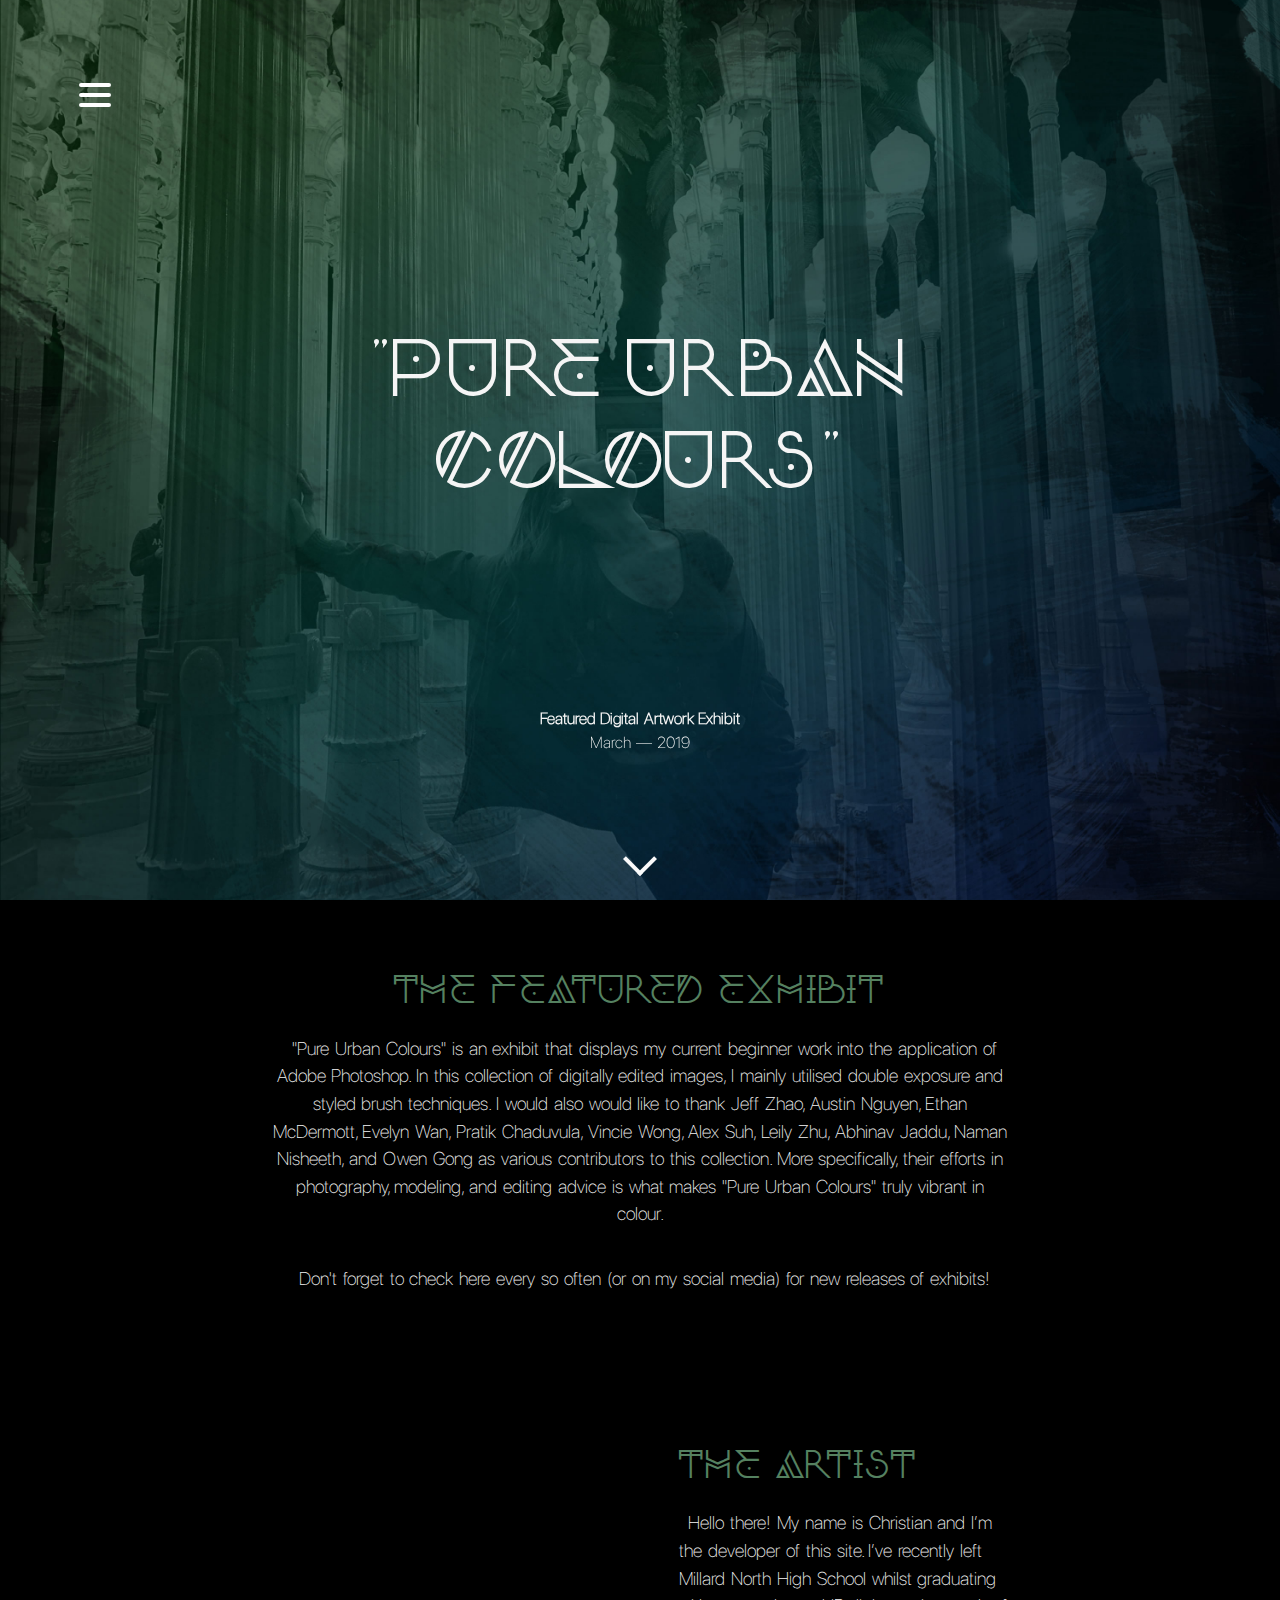
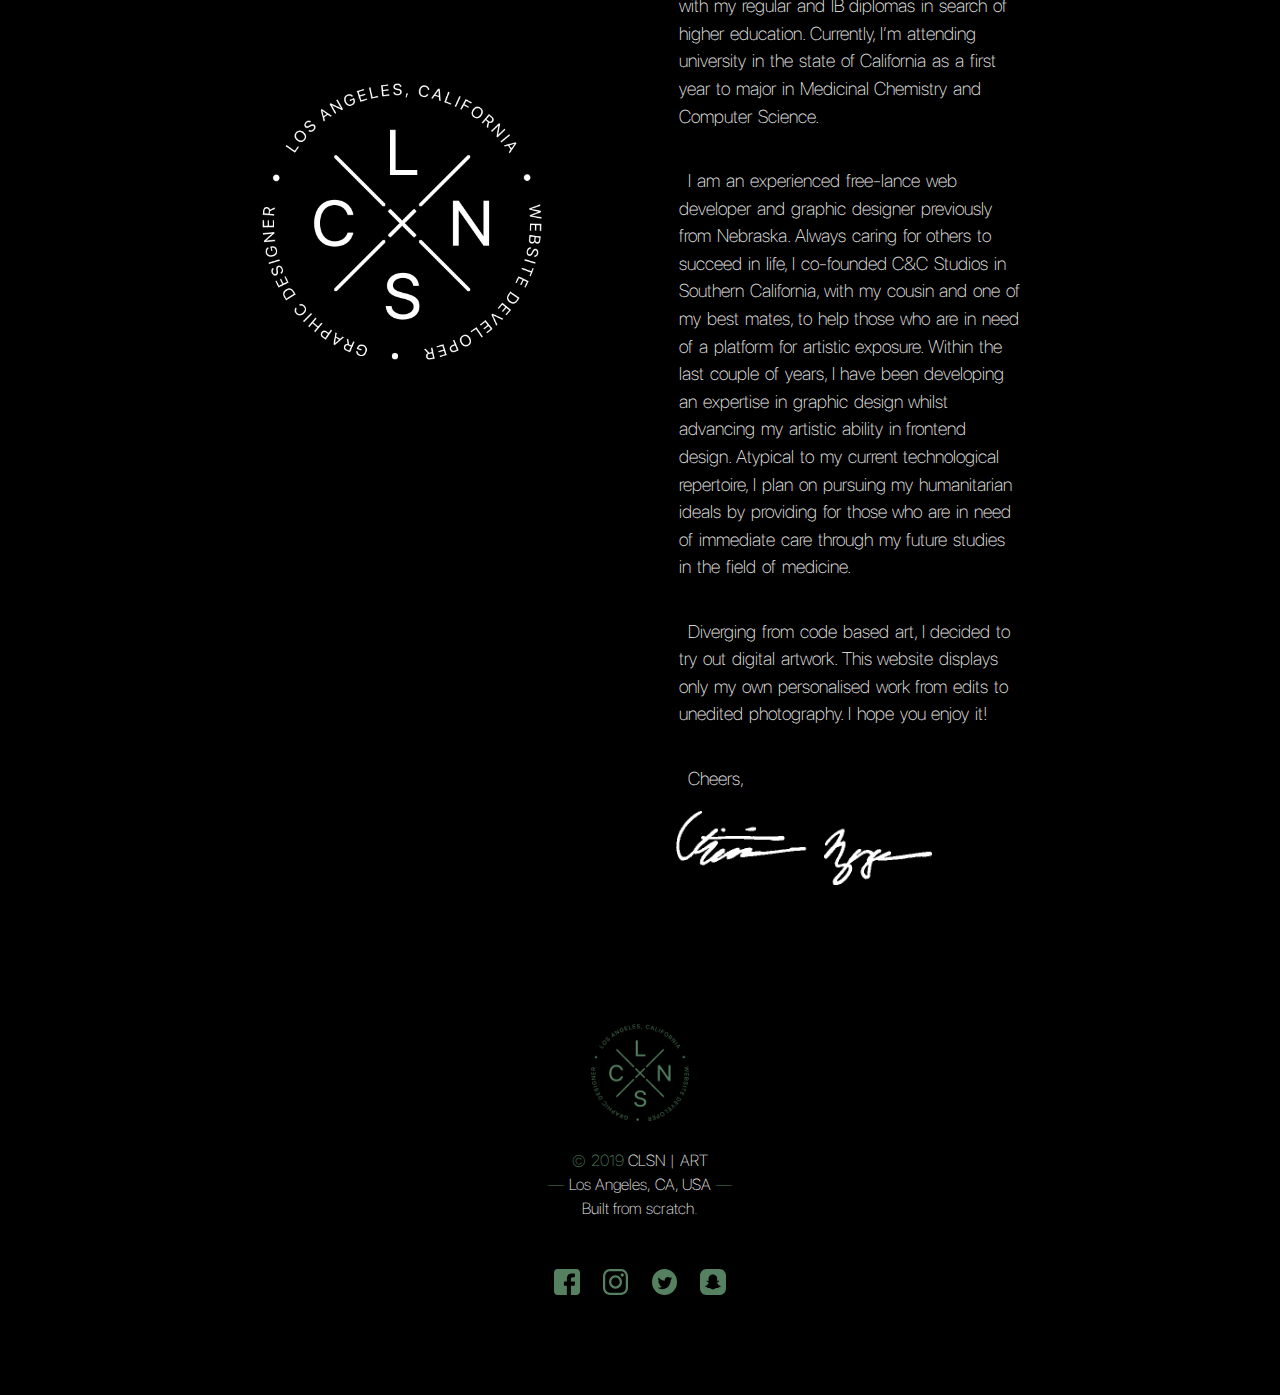
<file: index.html>
<!DOCTYPE html>
<html lang="en">
<head>
    <!-- Standard -->
    <title>CLSN - ART | "Pure Urban Colours" - Featured</title>
    <link rel="shortcut icon" href="assets/img/logo-dark.png">
    <meta charset="UTF-8">
    <meta name="viewport" content="width=device-width, initial-scale=1.0, minimum-scale=1.0, user-scalable=yes">
    <meta name="description" content="A digital artwork exhibit platform." />
    <meta name="theme-color" content="#558160">

    <!-- Stylesheets -->
    <link rel="stylesheet" type="text/css" href="assets/css/main.css">
    <link rel="stylesheet" type="text/css" href="assets/css/hamburgers.css">

    <!-- Scripts -->
    <script src="assets/js/jquery-3.3.1.min.js"></script>
    <script src="assets/js/jquery.easing.1.3.js"></script>
    <script src="assets/js/main.js"></script>
    <script src="assets/js/jquery.easeScroll.js"></script>

    <!-- Open Graph -->
    <meta property="og:title" content="CLSN | Digital Artwork Exhibit" />
    <meta property="og:image" content="assets/img/preview.jpg" />
    <meta name="og:description" content="A digital artwork exhibit platform."/>
    <meta property="og:url" content="https://art.clsnguyen.com/" />

</head>
<body>
<!-- Loading Container -->
<div id="load">
    <div id="loading-container">
        <center>
            <img id="loading-image" alt="Loading Image" src="assets/img/logo-dark.png">
        <!-- Loading Animation -->
            <div class="loading-bar">
                <div class="move-bar"></div>
            </div>
        </center>
    </div>
</div>

<!-- Hamburger -->
<div class="hamburger-wrapper">
    <div class="hamburger hamburger--emphatic">
        <div class="hamburger-box">
            <div class="hamburger-inner"></div>
        </div>
    </div>
</div>

<!-- Nav Section -->
<div class="nav-panel">
<!-- Top -->
    <a href="#" rel="noreferrer">
        <div class="nav-top">
            <div class="nav-img-wrapper" style="background-image: url(assets/img/cover/photography-cover.jpg);">
                <div class="nav-text">
                    <h4>Unedited<br>Photography</h4>
                    <p class="whole-header" style="text-align: center;">Coming Soon!</p>
                </div>
            </div>
        </div>
    </a>
<!-- Bottom -->
    <a href="editing.html" rel="noreferrer">
        <div class="nav-bottom">
            <div class="nav-img-wrapper" style="background-image: url(assets/img/cover/digital-cover.jpg);">
                <div class="nav-text">
                    <h4>Digital<br>Edited</h4>
                </div>
            </div>
        </div>
    </a>
</div>

<!-- Body Content Section -->
<div id="body-container">

<!-- Cover Section -->
<div id="cover-container">
    <div class="cover-div" style="background-image: url(assets/img/cover/home-cover.jpg);"></div>
    <div id="particles-js"></div>
<!-- Cover -->
    <div class="cover-div cover-wrapper">
    <!-- Whole Split -->
        <div class="ds-cover">
            <div class="split-content">
                <h1>"Pure Urban Colours"</h1>
                <br>
                <p class="whole-header" style="text-align: center;"><b>Featured Digital Artwork Exhibit</b><br>March &mdash; 2019</p>
            </div>
        </div>
    </div>

<!-- Down Arrow -->
    <div id="down-arrow-container">
        <u class="down"></u>
    </div>
</div>

<!-- Section 1 -->
    <div id="nav-down-here" class="page-whole">
    <!-- Right Split -->
        <div class="ds-whole split-text">
            <div class="split-content">
                <h3 class="whole-header">The Featured Exhibit</h3>
                <p class="whole-text">"Pure Urban Colours" is an exhibit that displays my current beginner work into the application of Adobe Photoshop. In this collection of digitally edited images, I mainly utilised double exposure and styled brush techniques. I would also would like to thank Jeff Zhao, Austin Nguyen, Ethan McDermott, Evelyn Wan, Pratik Chaduvula, Vincie Wong, Alex Suh, Leily Zhu, Abhinav Jaddu, Naman Nisheeth, and Owen Gong as various contributors to this collection. More specifically, their efforts in photography, modeling, and editing advice is what makes "Pure Urban Colours" truly vibrant in colour.</p>
                <p class="whole-text">Don't forget to check here every so often (or on my social media) for new releases of exhibits!</p>
            </div>
        </div>
    </div>

<!-- Section 2 -->
    <div class="page">
    <!-- Left Split -->
        <div class="ds-split split-image">
            <div class="split-content">
                <img class="ds-img" alt="Spilled Tea" src="assets/img/logo-white.png">
            </div>
        </div>
    <!-- Right Split -->
        <div class="ds-split split-text">
            <div class="split-content">
                <h3 class="ds-header">The Artist</h3>
                <p class="ds-text">Hello there! My name is Christian and I’m the developer of this site. I’ve recently left Millard North High School whilst graduating with my regular and IB diplomas in search of higher education. Currently, I’m attending university in the state of California as a first year to major in Medicinal Chemistry and Computer Science.</p>
                <p class="ds-text">I am an experienced free-lance web developer and graphic designer previously from Nebraska. Always caring for others to succeed in life, I co-founded C&C Studios in Southern California, with my cousin and one of my best mates, to help those who are in need of a platform for artistic exposure. Within the last couple of years, I have been developing an expertise in graphic design whilst advancing my artistic ability in frontend design. Atypical to my current technological repertoire, I plan on pursuing my humanitarian ideals by providing for those who are in need of immediate care through my future studies in the field of medicine.</p>
                <p class="ds-text">Diverging from code based art, I decided to try out digital artwork. This website displays only my own personalised work from edits to unedited photography. I hope you enjoy it!</p>
                <p class="ds-text">Cheers,</p>
                <img id="signature" alt="Signature" src="assets/img/signature.png">
            </div>
        </div>
    </div>

<!-- Footer -->
    <div class="footer-wrapper">
    <!-- Closing -->
        <img class="footer-img" alt="Footer Image" src="assets/img/logo-dark.png">
        <p class="footer-text"><span>&copy; 2019</span> CLSN | ART<br><span>&mdash;</span> Los Angeles, CA, USA <span>&mdash;</span><br>Built from scratch<span>.</span></p>
        <!-- Social Media -->
        <div class="soc-med-wrapper">
            <a href="https://www.facebook.com/christian.nguyen.3114/" target="_blank" rel="noreferrer">
                <img class="soc-med-icon" alt="Facebook Link" src="assets/img/socmed/facebook.svg">
            </a>
            <a href="https://www.instagram.com/christian.the.magician/" target="_blank" rel="noreferrer">
                <img class="soc-med-icon" alt="Instagram Link" src="assets/img/socmed/instagram.svg">
            </a>
            <a href="https://twitter.com/asiandamagician/" target="_blank" rel="noreferrer">
                <img class="soc-med-icon" alt="Twitter Link" src="assets/img/socmed/twitter.svg">
            </a>
            <a href="assets/img/socmed/xtian-nguyen-snapcode.jpg" target="_blank" rel="noreferrer">
                <img class="soc-med-icon" alt="Snapchat Link" src="assets/img/socmed/snapchat.svg">
            </a>
        </div>
    </div>

</div>

<!-- Particles.JS -->
    <script src="assets/js/particles.js"></script>
    <script src="assets/js/particles-custom-settings.js"></script>
    
</body>
</html>
</file>
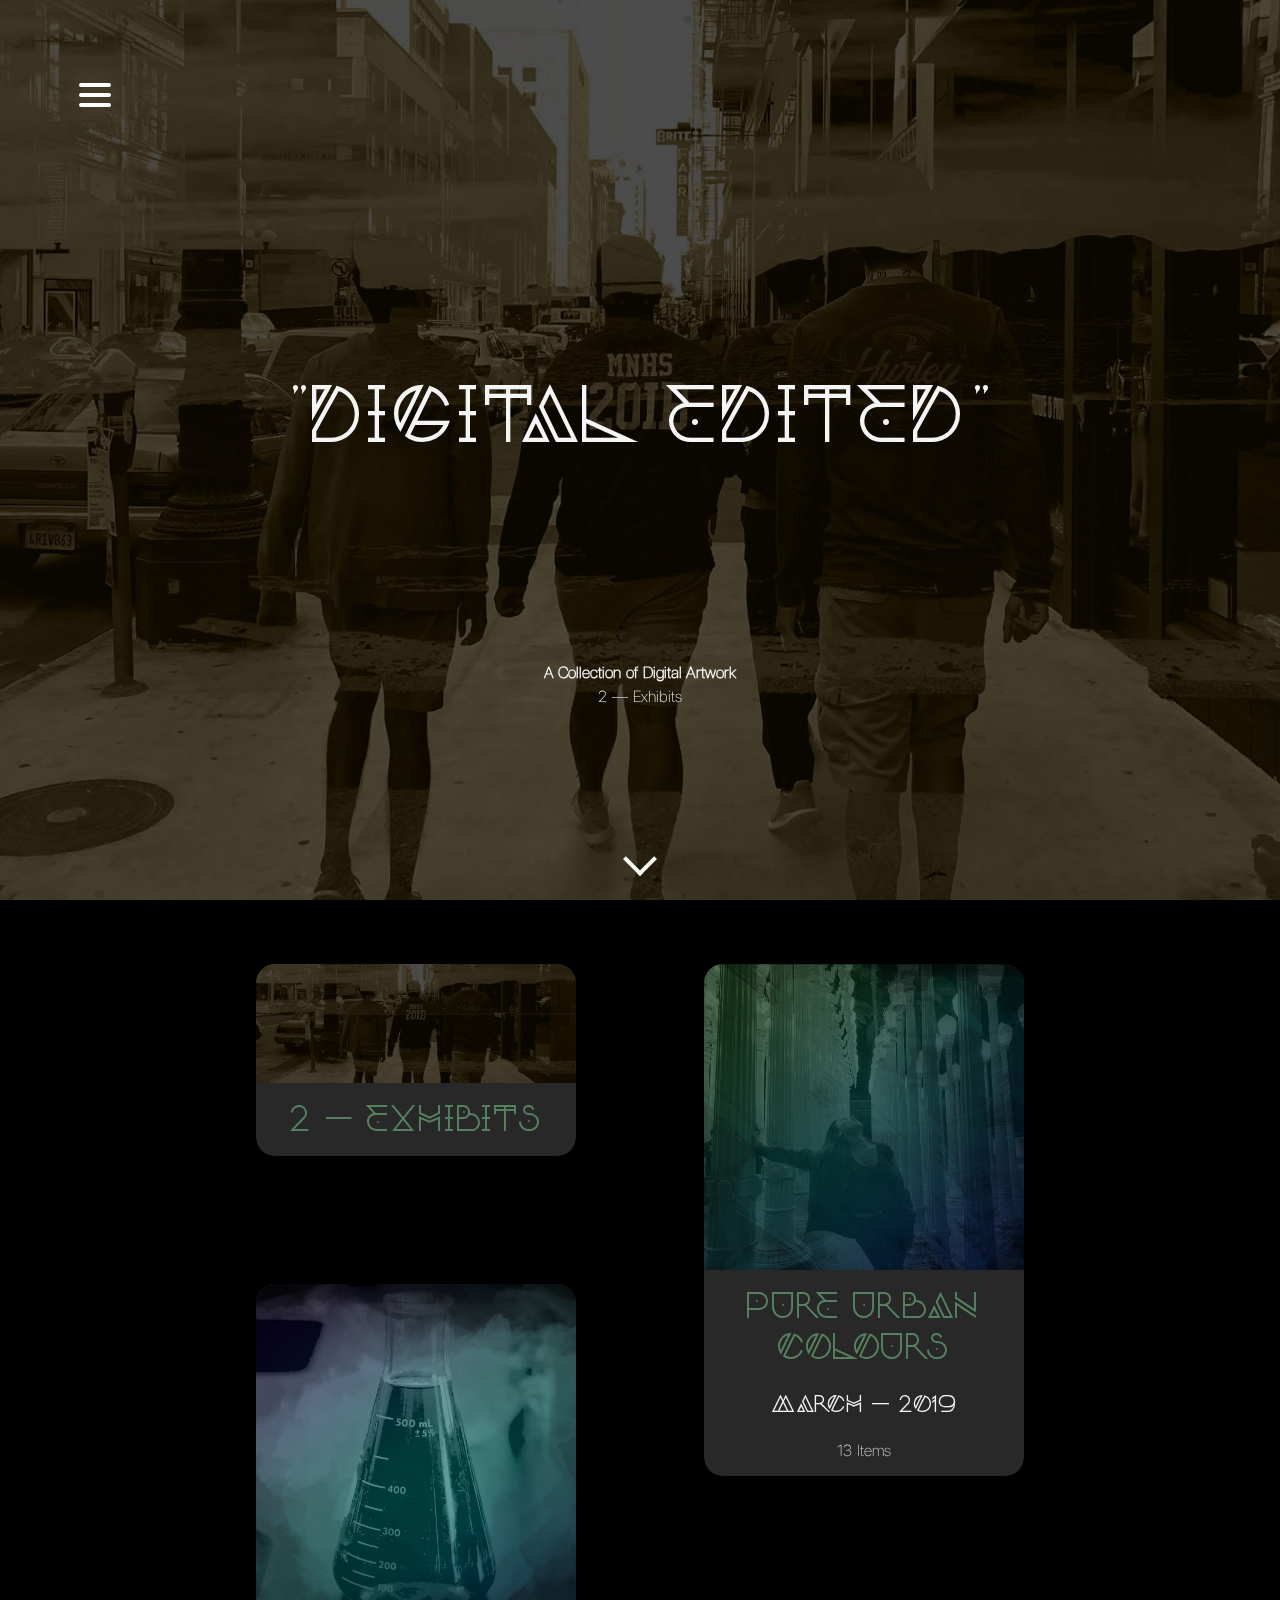
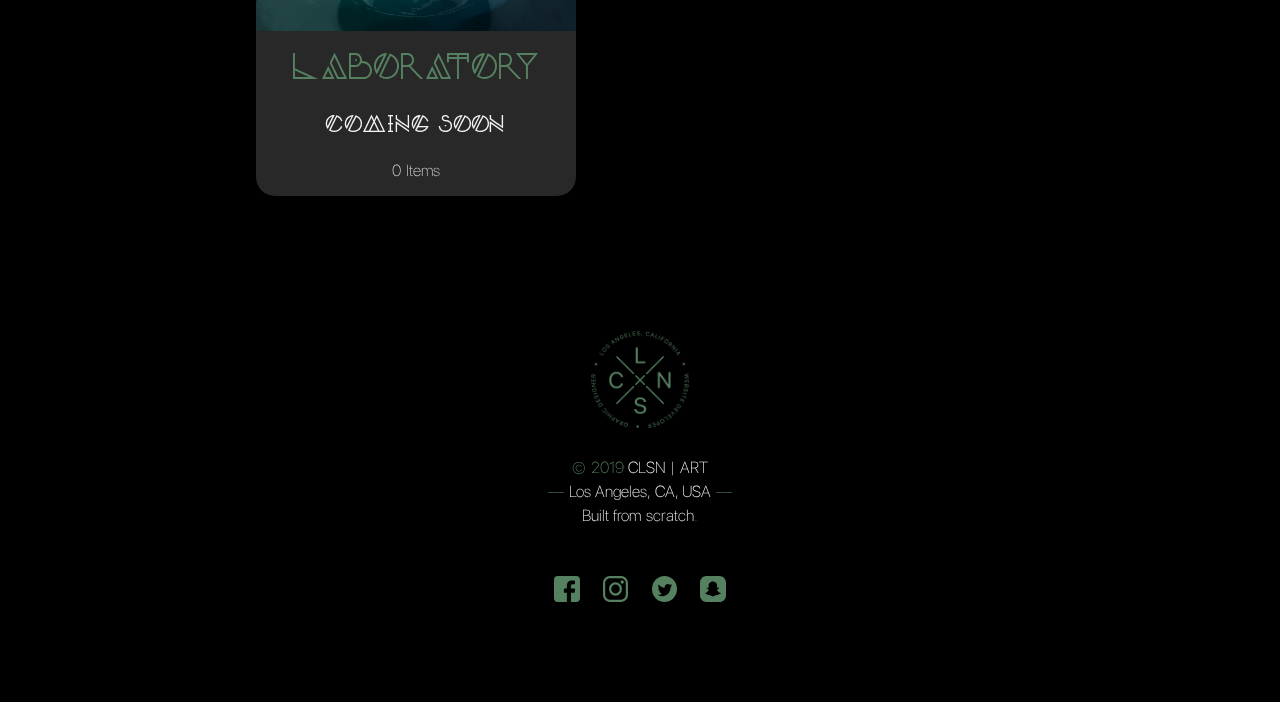
<file: editing.html>
<!DOCTYPE html>
<html lang="en">
<head>
    <!-- Standard -->
    <title>CLSN - ART | Digital Edited</title>
    <link rel="shortcut icon" href="assets/img/logo-dark.png">
    <meta charset="UTF-8">
    <meta name="viewport" content="width=device-width, initial-scale=1.0, minimum-scale=1.0, user-scalable=yes">
    <meta name="description" content="A digital artwork exhibit platform." />
    <meta name="theme-color" content="#558160">

    <!-- Stylesheets -->
    <link rel="stylesheet" type="text/css" href="assets/css/main.css">
    <link rel="stylesheet" type="text/css" href="assets/css/hamburgers.css">

    <!-- Scripts -->
    <script src="assets/js/jquery-3.3.1.min.js"></script>
    <script src="assets/js/jquery.easing.1.3.js"></script>
    <script src="assets/js/main.js"></script>
    <script src="assets/js/jquery.easeScroll.js"></script>

    <!-- Open Graph -->
    <meta property="og:title" content="CLSN | Digital Artwork Exhibit" />
    <meta property="og:image" content="assets/img/preview.jpg" />
    <meta name="og:description" content="A digital artwork exhibit platform."/>
    <meta property="og:url" content="https://art.clsnguyen.com/" />

</head>
<body>
<!-- Loading Container -->
<div id="load">
    <div id="loading-container">
        <center>
            <img id="loading-image" alt="Loading Image" src="assets/img/logo-dark.png">
        <!-- Loading Animation -->
            <div class="loading-bar">
                <div class="move-bar"></div>
            </div>
        </center>
    </div>
</div>

<!-- Hamburger -->
<div class="hamburger-wrapper">
    <div class="hamburger hamburger--emphatic">
        <div class="hamburger-box">
            <div class="hamburger-inner"></div>
        </div>
    </div>
</div>

<!-- Nav Section -->
<div class="nav-panel">
<!-- Top -->
    <a href="index.html" rel="noreferrer">
        <div class="nav-top">
            <div class="nav-img-wrapper" style="background-image: url(assets/img/cover/home-cover.jpg);">
                <div class="nav-text">
                    <h4>Home<br>Page</h4>
                </div>
            </div>
        </div>
    </a>
<!-- Bottom -->
    <a href="#" rel="noreferrer">
        <div class="nav-bottom">
            <div class="nav-img-wrapper" style="background-image: url(assets/img/cover/photography-cover.jpg);">
                <div class="nav-text">
                    <h4>Unedited<br>Photography</h4>
                    <p class="whole-header" style="text-align: center;">Coming Soon!</p>
                </div>
            </div>
        </div>
    </a>
</div>

<!-- Body Content Section -->
<div id="body-container">

<!-- Cover Section -->
<div id="cover-container">
    <div class="cover-div" style="background-image: url(assets/img/cover/digital-cover.jpg);"></div>
    <div id="particles-js"></div>
<!-- Cover -->
    <div class="cover-div cover-wrapper">
    <!-- Whole Split -->
        <div class="ds-cover">
            <div class="split-content">
                <h1>"Digital Edited"</h1>
                <br>
                <p class="whole-header" style="text-align: center;"><b>A Collection of Digital Artwork</b><br>2 &mdash; Exhibits</p>
            </div>
        </div>
    </div>

<!-- Down Arrow -->
    <div id="down-arrow-container">
        <u class="down"></u>
    </div>
</div>

<!-- Section 1 -->
    <div id="nav-down-here" class="page">
    <!-- Left Split -->
        <div class="ds-art">
            <div class="split-content">
            <!--Header-->
                <div class="header-container">
                    <div class="header-wrapper">
                        <div class="album-art" style="background-image: url(assets/img/cover/digital-cover.jpg);"></div>
                        <div class="album-description">
                            <h3 class="album-title">2 &mdash; Exhibits</h3>
                        </div>
                    </div>
                </div>

            <!--Album-->
                <div class="album-container">
                    <a href="#" rel="noreferrer">
                        <div class="album-wrapper">
                        <!--Display-->
                            <div class="album-display album-target">
                                <div class="album-art" style="background-image: url(assets/img/album-covers/laboratory.jpg);"></div>
                                <div class="album-description">
                                    <h3 class="album-title">Laboratory</h3>
                                    <h4 class="album-sub">Coming Soon</h4>
                                    <div class="description-container">
                                        <p>0 Items</p>
                                    </div>
                                </div>
                            </div>
                        </div>
                    </a>
                </div>


            </div>
        </div>
    <!-- Right Split -->
        <div class="ds-art">
            <div class="split-content">
            <!--Album-->
                <div class="album-container">
                    <a href="exhibits/pure-urban-colours.html" rel="noreferrer">
                        <div class="album-wrapper">
                        <!--Display-->
                            <div class="album-display album-target">
                                <div class="album-art" style="background-image: url(assets/img/album-covers/pure-urban-colours.jpg);"></div>
                                <div class="album-description">
                                    <h3 class="album-title">Pure Urban Colours</h3>
                                    <h4 class="album-sub">March &mdash; 2019</h4>
                                    <div class="description-container">
                                        <p>13 Items</p>
                                    </div>
                                </div>
                            </div>
                        </div>
                    </a>
                </div>


            </div>
        </div>
    </div>


<!-- Footer -->
    <div class="footer-wrapper">
    <!-- Closing -->
        <img class="footer-img" alt="Footer Image" src="assets/img/logo-dark.png">
        <p class="footer-text"><span>&copy; 2019</span> CLSN | ART<br><span>&mdash;</span> Los Angeles, CA, USA <span>&mdash;</span><br>Built from scratch<span>.</span></p>
        <!-- Social Media -->
        <div class="soc-med-wrapper">
            <a href="https://www.facebook.com/christian.nguyen.3114/" target="_blank" rel="noreferrer">
                <img class="soc-med-icon" alt="Facebook Link" src="assets/img/socmed/facebook.svg">
            </a>
            <a href="https://www.instagram.com/christian.the.magician/" target="_blank" rel="noreferrer">
                <img class="soc-med-icon" alt="Instagram Link" src="assets/img/socmed/instagram.svg">
            </a>
            <a href="https://twitter.com/asiandamagician/" target="_blank" rel="noreferrer">
                <img class="soc-med-icon" alt="Twitter Link" src="assets/img/socmed/twitter.svg">
            </a>
            <a href="assets/img/socmed/xtian-nguyen-snapcode.jpg" target="_blank" rel="noreferrer">
                <img class="soc-med-icon" alt="Snapchat Link" src="assets/img/socmed/snapchat.svg">
            </a>
        </div>
    </div>

</div>

<!-- Particles.JS -->
    <script src="assets/js/particles.js"></script>
    <script src="assets/js/particles-custom-settings.js"></script>
    
</body>
</html>
</file>
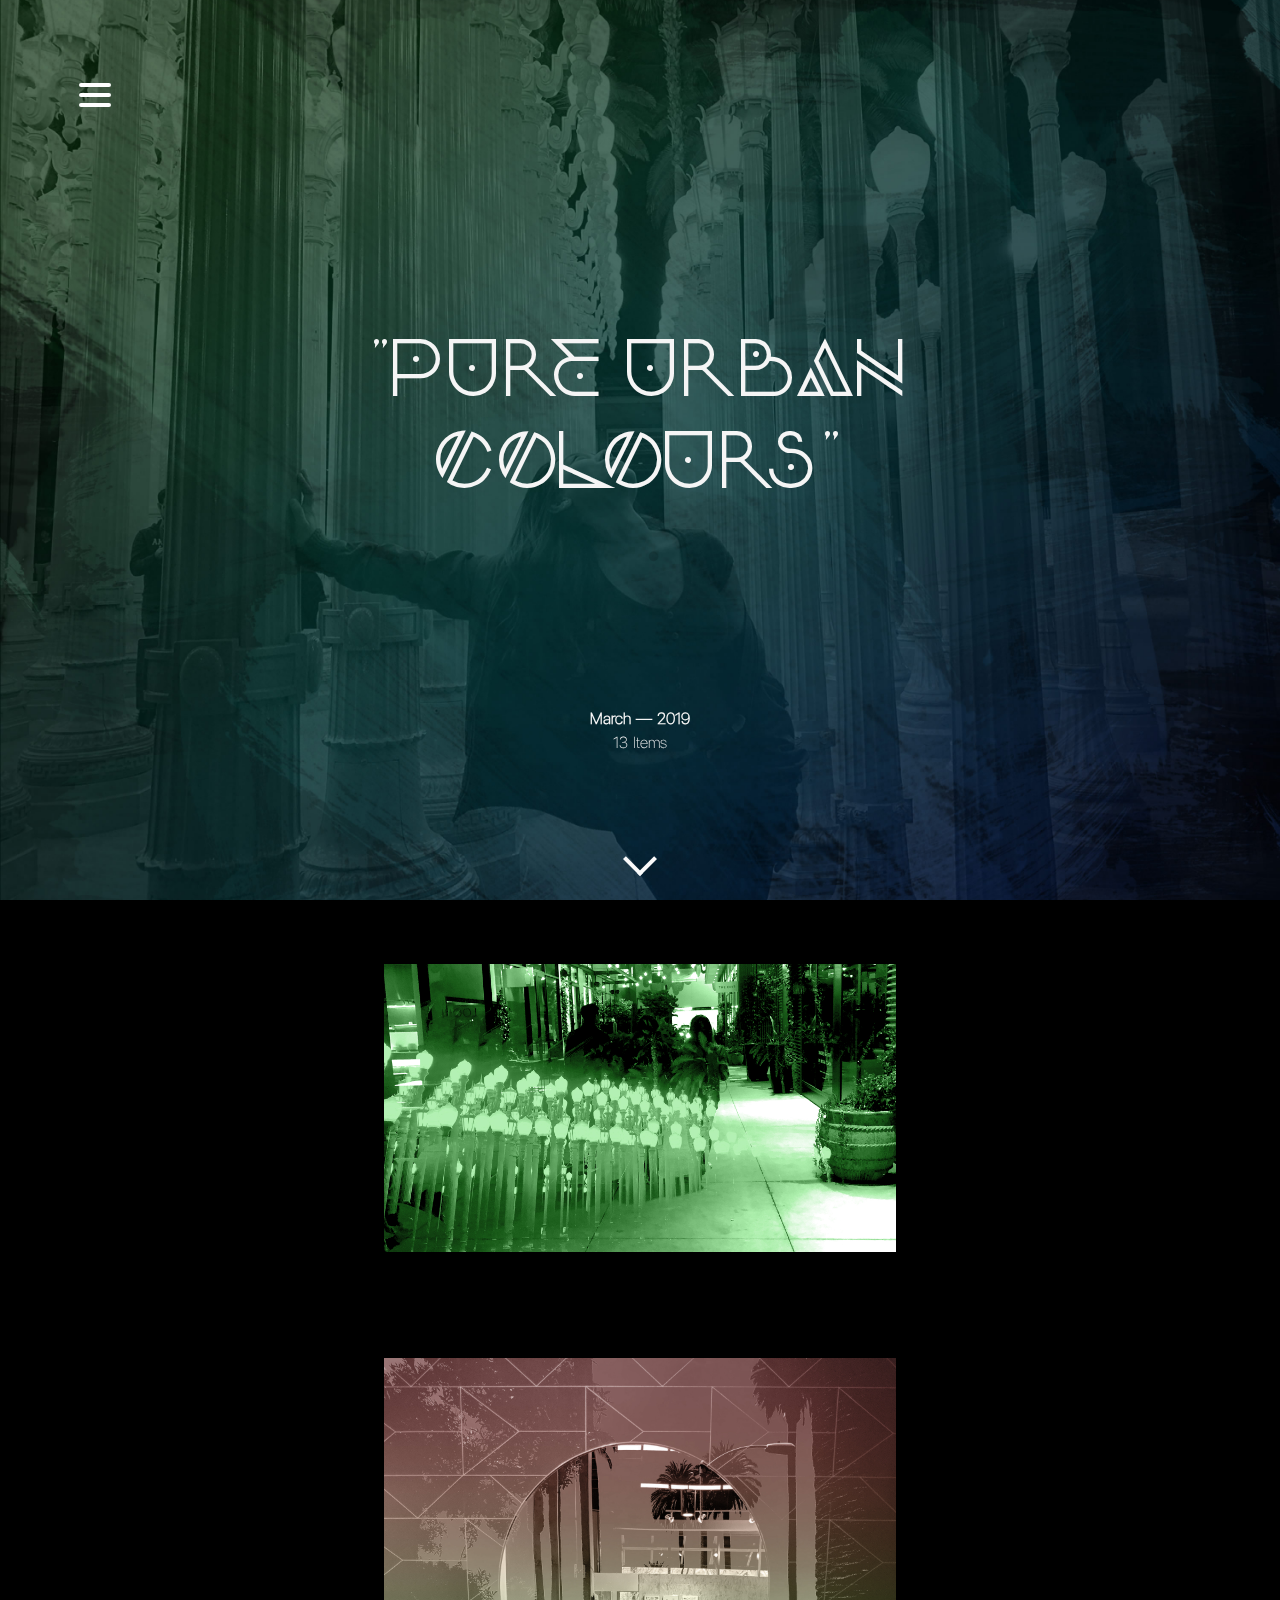
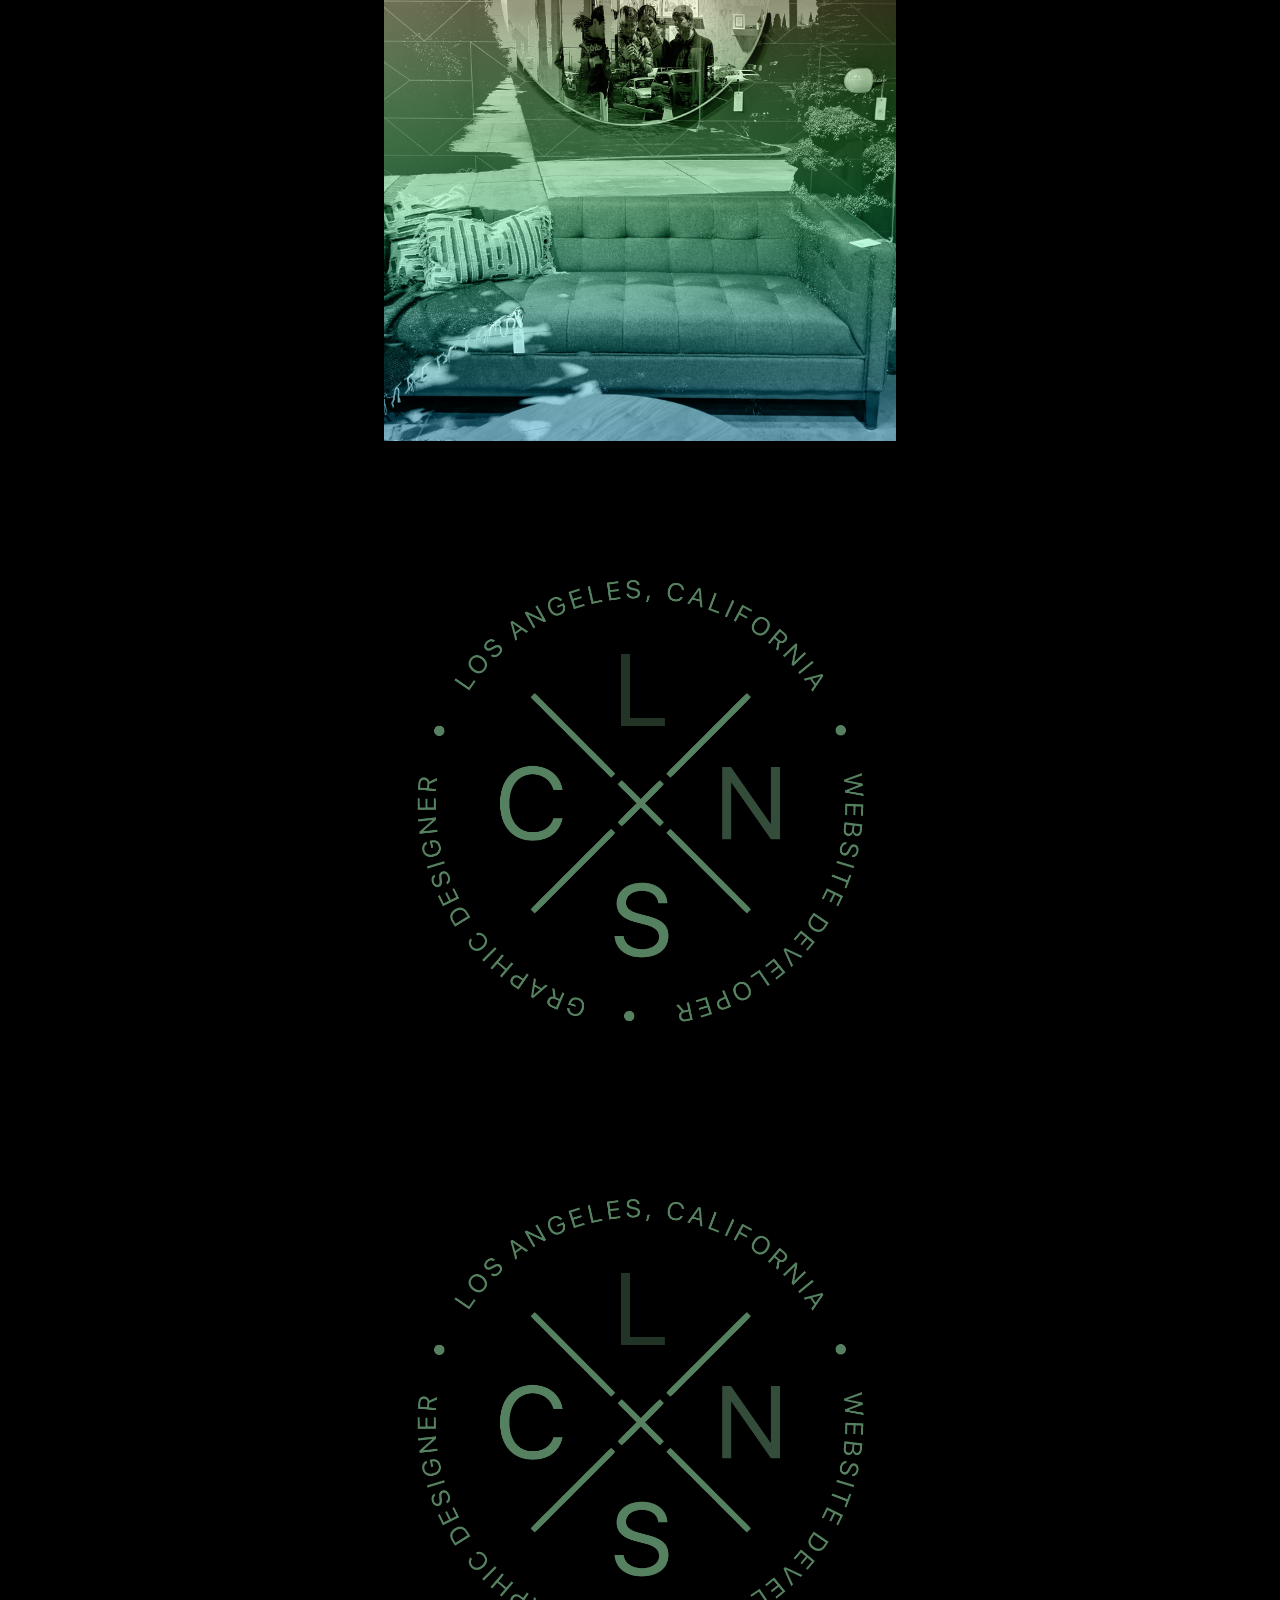
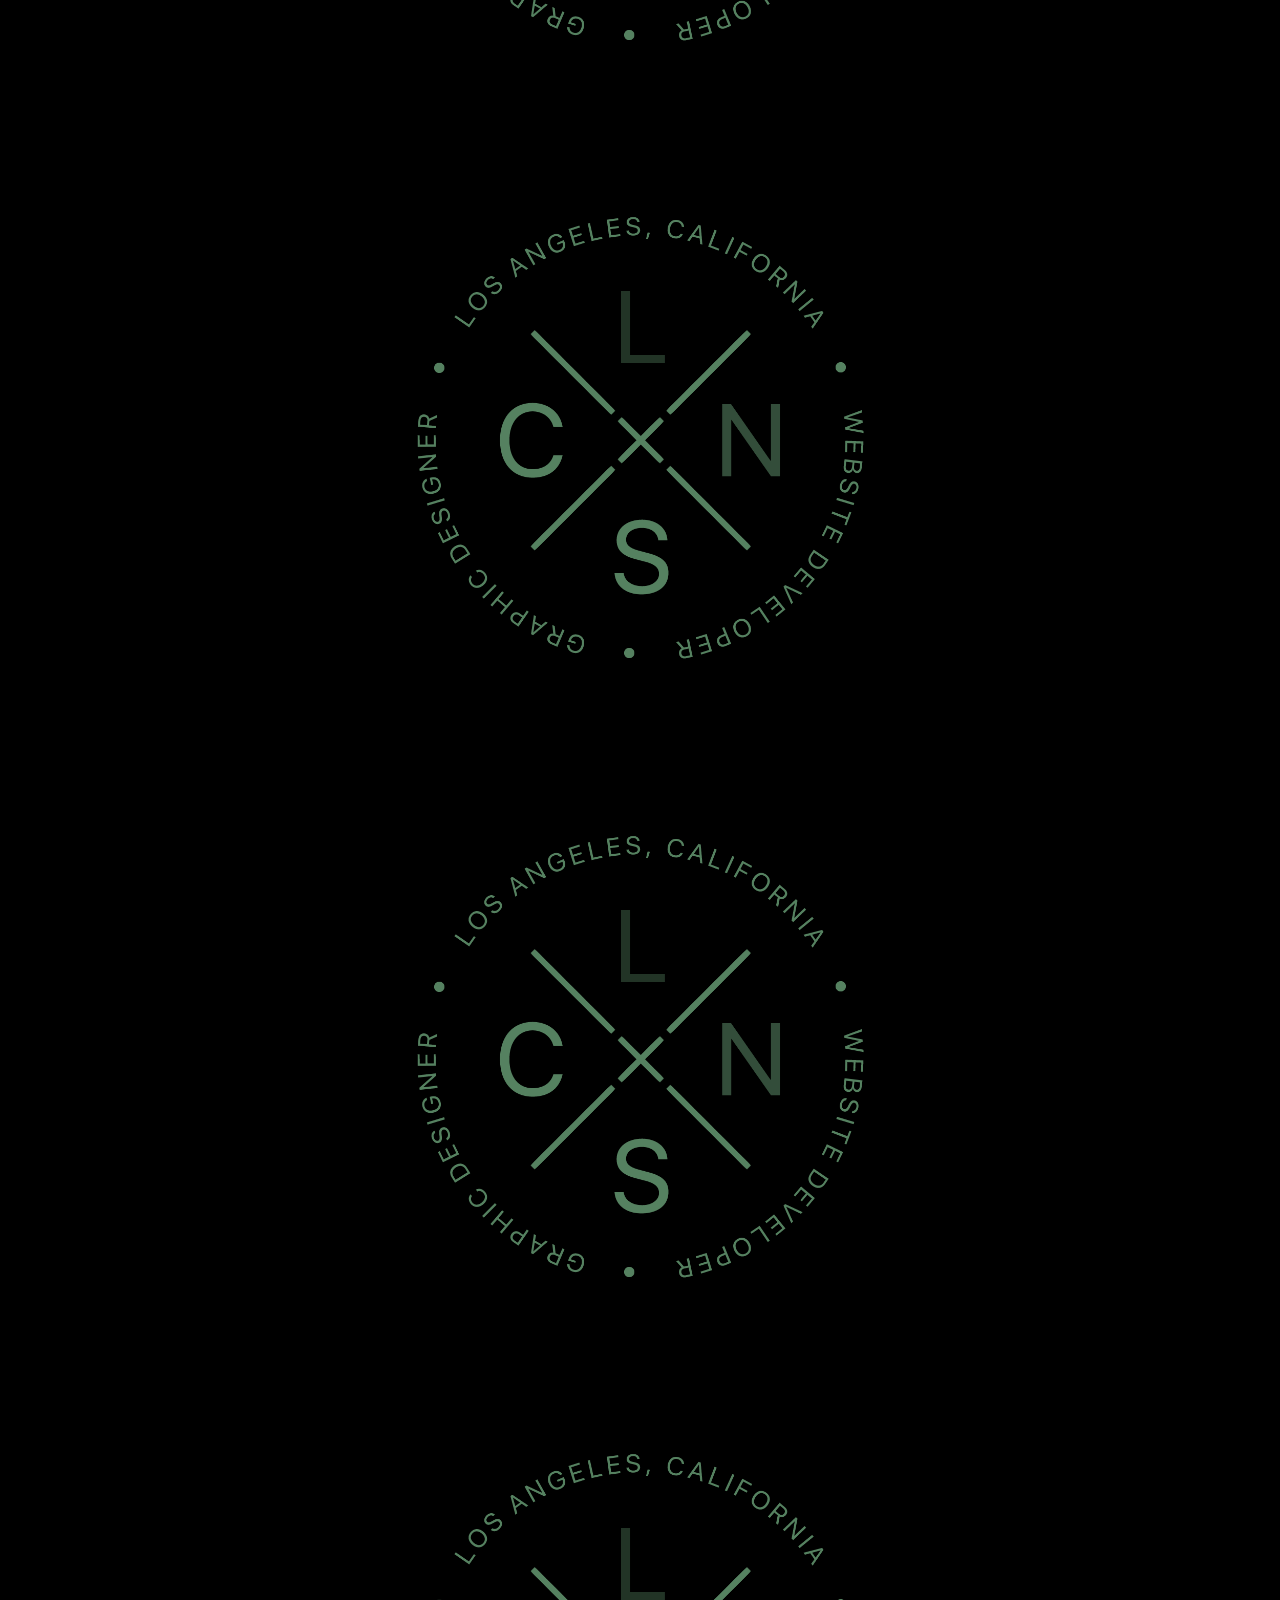
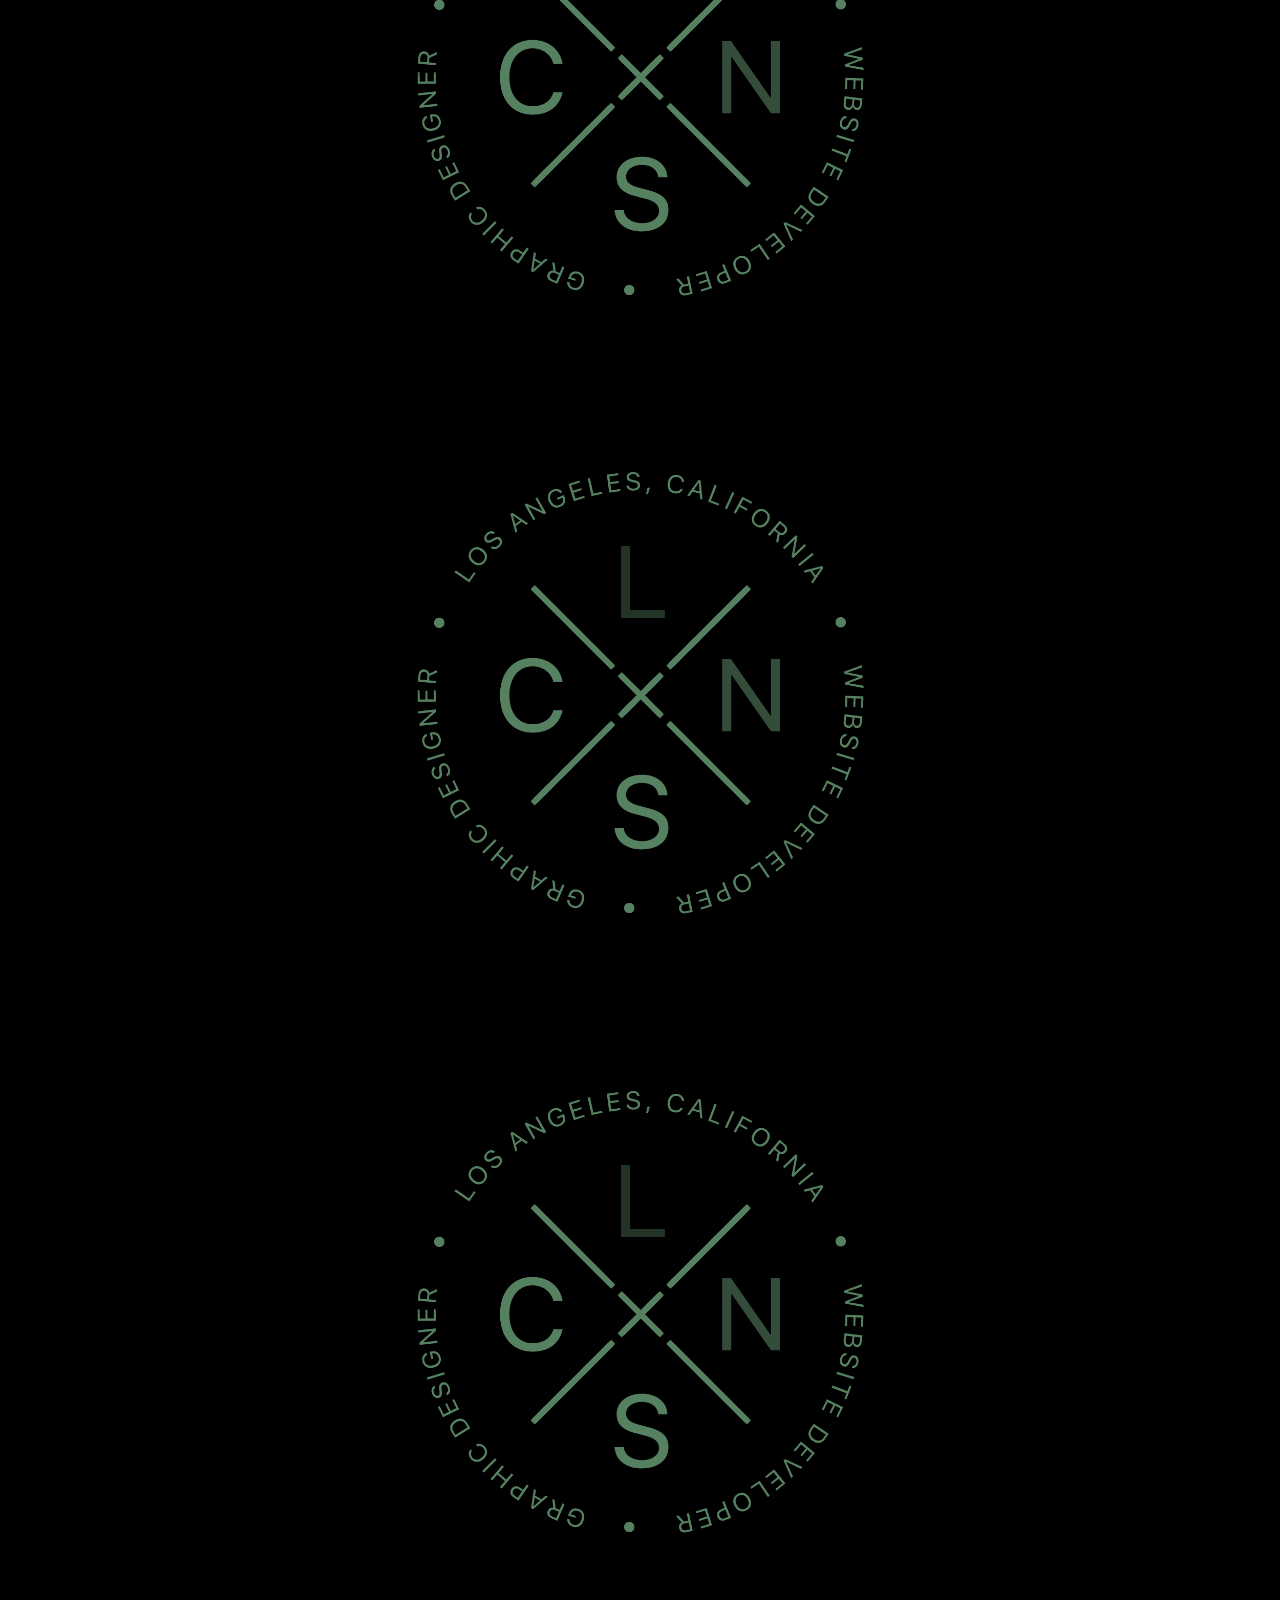
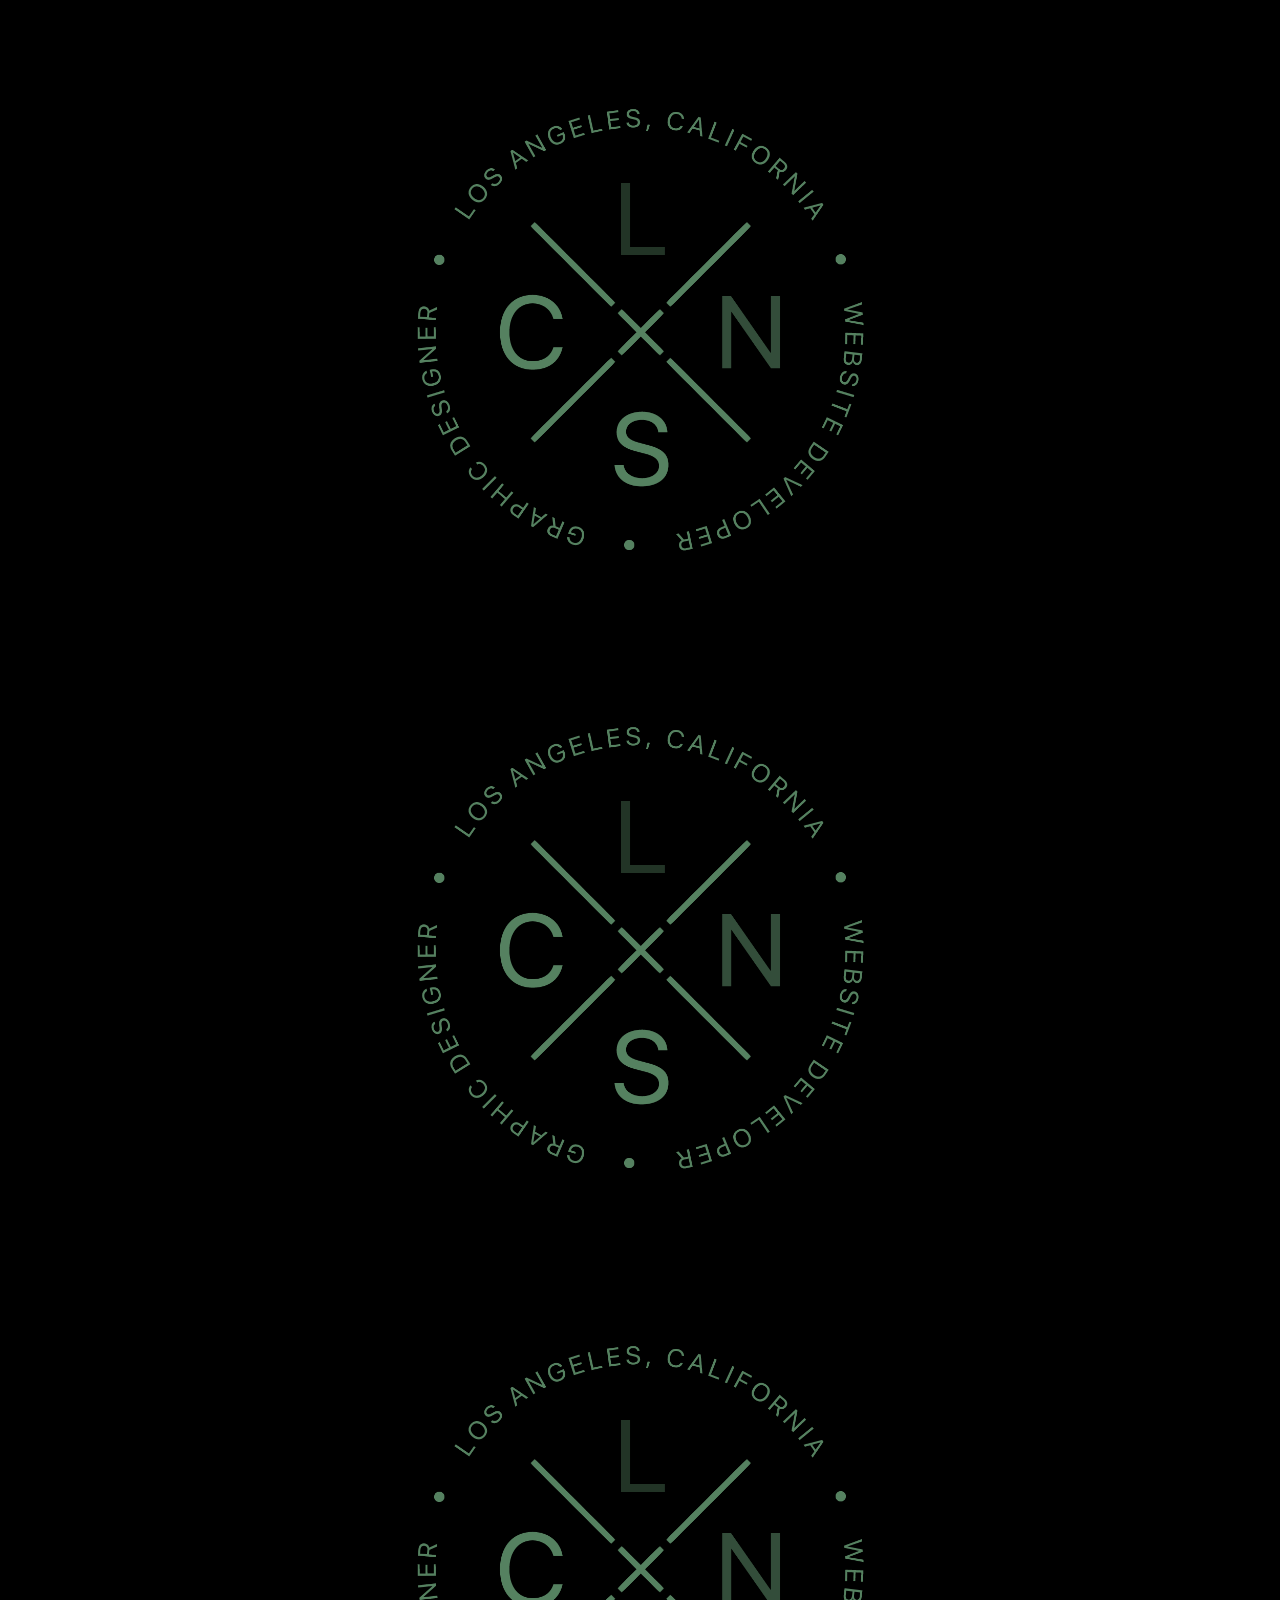
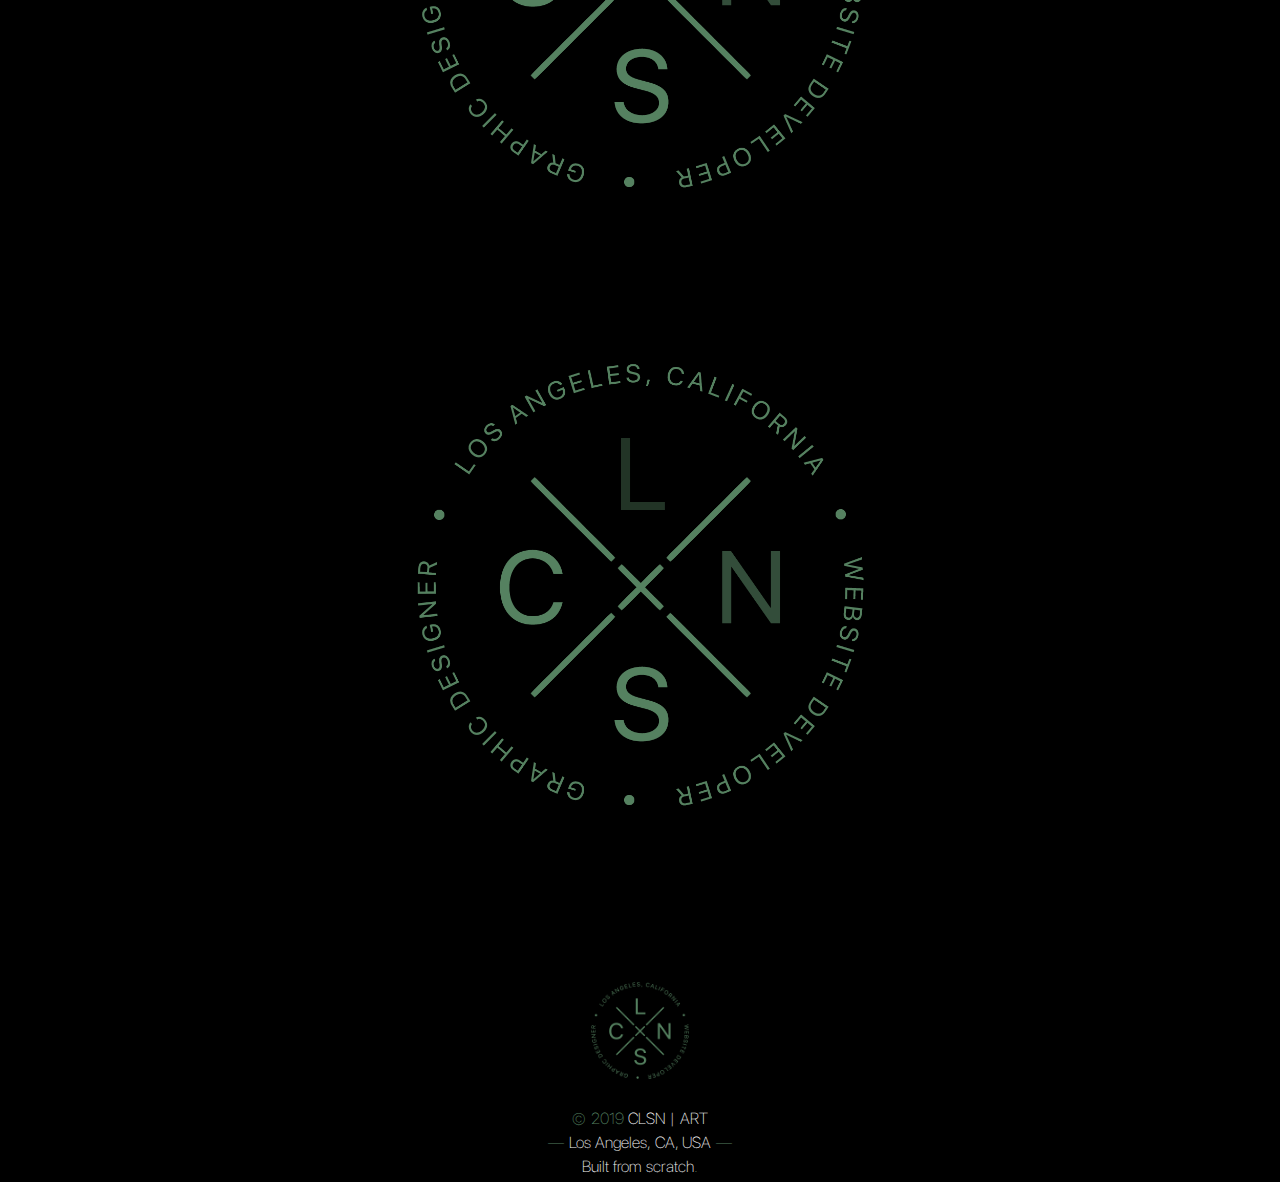
<file: exhibits/pure-urban-colours.html>
<!DOCTYPE html>
<html lang="en">
<head>
    <!-- Standard -->
    <title>CLSN - ART | "Pure Urban Colours"</title>
    <link rel="shortcut icon" href="../assets/img/logo-dark.png">
    <meta charset="UTF-8">
    <meta name="viewport" content="width=device-width, initial-scale=1.0, minimum-scale=1.0, user-scalable=yes">
    <meta name="description" content="Pure Urban Colours - Digital Edited Exhibit." />
    <meta name="theme-color" content="#558160">

    <!-- Stylesheets -->
    <link rel="stylesheet" type="text/css" href="../assets/css/main.css">
    <link rel="stylesheet" type="text/css" href="../assets/css/hamburgers.css">

    <!-- Scripts -->
    <script src="../assets/js/jquery-3.3.1.min.js"></script>
    <script src="../assets/js/jquery.easing.1.3.js"></script>
    <script src="../assets/js/main.js"></script>
    <script src="../assets/js/jquery.easeScroll.js"></script>
    <script src="../assets/js/jquery.lazy.min.js"></script>
    <script src="../assets/js/enable-lazy.js"></script>

    <!-- Open Graph -->
    <meta property="og:title" content="CLSN - ART | Pure Urban Colours" />
    <meta property="og:image" content="../assets/img/album-previews/p-pure-urban-colours.jpg" />
    <meta name="og:description" content="Pure Urban Colours - Digital Edited Exhibit."/>
    <meta property="og:url" content="https://art.clsnguyen.com/" />

</head>
<body>
<!-- Loading Container -->
<div id="load">
    <div id="loading-container">
        <center>
            <img id="loading-image" alt="Loading Image" src="../assets/img/logo-dark.png">
        <!-- Loading Animation -->
            <div class="loading-bar">
                <div class="move-bar"></div>
            </div>
        </center>
    </div>
</div>

<!-- Hamburger -->
<div class="hamburger-wrapper">
    <div class="hamburger hamburger--emphatic">
        <div class="hamburger-box">
            <div class="hamburger-inner"></div>
        </div>
    </div>
</div>

<!-- Nav Section -->
<div class="nav-panel">
<!-- Top -->
    <a href="../index.html" rel="noreferrer">
        <div class="nav-top">
            <div class="nav-img-wrapper" style="background-image: url(../assets/img/cover/home-cover.jpg);">
                <div class="nav-text">
                    <h4>Home<br>Page</h4>
                </div>
            </div>
        </div>
    </a>
<!-- Bottom -->
    <a href="../editing.html" rel="noreferrer">
        <div class="nav-bottom">
            <div class="nav-img-wrapper" style="background-image: url(../assets/img/cover/digital-cover.jpg);">
                <div class="nav-text">
                    <h4>Digital<br>Edited</h4>
                </div>
            </div>
        </div>
    </a>
</div>

<!-- Body Content Section -->
<div id="body-container">

<!-- Cover Section -->
<div id="cover-container">
    <div class="cover-div" style="background-image: url(../assets/img/cover/home-cover.jpg);"></div>
    <div id="particles-js"></div>
<!-- Cover -->
    <div class="cover-div cover-wrapper">
    <!-- Whole Split -->
        <div class="ds-cover">
            <div class="split-content">
                <h1>"Pure Urban Colours"</h1>
                <br>
                <p class="whole-header" style="text-align: center;"><b>March &mdash; 2019</b><br>13 Items</p>
            </div>
        </div>
    </div>

<!-- Down Arrow -->
    <div id="down-arrow-container">
        <u class="down"></u>
    </div>
</div>

<!-- Section 1 -->
    <div id="nav-down-here" class="page">
    <!-- Whole -->
        <div class="ds-split">
            <div class="split-content">
                <div class="artwork-container">
                <!-- Image -->
                    <img alt="Artwork" class="exhibit-art lazy" src="../assets/img/lazy.gif" data-src="../assets/img/albums/pure-urban-colours/CulverCityCA2019.jpg">
                <!-- Image -->
                    <img alt="Artwork" class="exhibit-art lazy" src="../assets/img/lazy.gif" data-src="../assets/img/albums/pure-urban-colours/DoubleExp-Brush-v1.jpg">
                <!-- Image -->
                    <img alt="Artwork" class="exhibit-art lazy" src="../assets/img/lazy.gif" data-src="../assets/img/albums/pure-urban-colours/DoubleExp-Brush-v2.jpg">
                <!-- Image -->
                    <img alt="Artwork" class="exhibit-art lazy" src="../assets/img/lazy.gif" data-src="../assets/img/albums/pure-urban-colours/DoubleExp-Brush-v3.jpg">
                <!-- Image -->
                    <img alt="Artwork" class="exhibit-art lazy" src="../assets/img/lazy.gif" data-src="../assets/img/albums/pure-urban-colours/LAMarch2019-Christian.jpg">
                <!-- Image -->
                    <img alt="Artwork" class="exhibit-art lazy" src="../assets/img/lazy.gif" data-src="../assets/img/albums/pure-urban-colours/LAMarch2019-Evelyn.jpg">
                <!-- Image -->
                    <img alt="Artwork" class="exhibit-art lazy" src="../assets/img/lazy.gif" data-src="../assets/img/albums/pure-urban-colours/LAMarch2019-Pratik.jpg">
                <!-- Image -->
                    <img alt="Artwork" class="exhibit-art lazy" src="../assets/img/lazy.gif" data-src="../assets/img/albums/pure-urban-colours/LAMarch2019-Vincie.jpg">
                <!-- Image -->
                    <img alt="Artwork" class="exhibit-art lazy" src="../assets/img/lazy.gif" data-src="../assets/img/albums/pure-urban-colours/LAMarch2019-Vincie-V2.jpg">
                <!-- Image -->
                    <img alt="Artwork" class="exhibit-art lazy" src="../assets/img/lazy.gif" data-src="../assets/img/albums/pure-urban-colours/NewportBeachCA2018.jpg">
                <!-- Image -->
                    <img alt="Artwork" class="exhibit-art lazy" src="../assets/img/lazy.gif" data-src="../assets/img/albums/pure-urban-colours/OmahaNE2018.jpg">
                <!-- Image -->
                    <img alt="Artwork" class="exhibit-art lazy" src="../assets/img/lazy.gif" data-src="../assets/img/albums/pure-urban-colours/SanFranciscoCA2018.jpg">
                <!-- Image -->
                    <img alt="Artwork" class="exhibit-art lazy" src="../assets/img/lazy.gif" data-src="../assets/img/albums/pure-urban-colours/VinciesVisitLA2019-DoubExp-Brush.jpg">
                </div>
            </div>
        </div>
    </div>


<!-- Footer -->
    <div class="footer-wrapper">
    <!-- Closing -->
        <img class="footer-img" alt="Footer Image" src="../assets/img/logo-dark.png">
        <p class="footer-text"><span>&copy; 2019</span> CLSN | ART<br><span>&mdash;</span> Los Angeles, CA, USA <span>&mdash;</span><br>Built from scratch<span>.</span></p>
        <!-- Social Media -->
        <div class="soc-med-wrapper">
            <a href="https://www.facebook.com/christian.nguyen.3114/" target="_blank" rel="noreferrer">
                <img class="soc-med-icon" alt="Facebook Link" src="../assets/img/socmed/facebook.svg">
            </a>
            <a href="https://www.instagram.com/christian.the.magician/" target="_blank" rel="noreferrer">
                <img class="soc-med-icon" alt="Instagram Link" src="../assets/img/socmed/instagram.svg">
            </a>
            <a href="https://twitter.com/asiandamagician/" target="_blank" rel="noreferrer">
                <img class="soc-med-icon" alt="Twitter Link" src="../assets/img/socmed/twitter.svg">
            </a>
            <a href="../assets/img/socmed/xtian-nguyen-snapcode.jpg" target="_blank" rel="noreferrer">
                <img class="soc-med-icon" alt="Snapchat Link" src="../assets/img/socmed/snapchat.svg">
            </a>
        </div>
    </div>

</div>

<!-- Particles.JS -->
    <script src="../assets/js/particles.js"></script>
    <script src="../assets/js/particles-custom-settings.js"></script>
    
</body>
</html>
</file>
<file: assets/css/main.css>
/* Standardised */
img {
    user-select: none;
    -moz-user-select: none;
    -webkit-user-drag: none;
    -webkit-user-select: none;
    -ms-user-select: none;
}

div {
    box-sizing: border-box;
}

/* Variables */
:root {
    --colour-1: rgb(85, 129, 96);
    --colour-2: rgb(0,0,0);
    --colour-3: rgb(245,245,245);
    --colour-4: rgb(40,40,40);
    --colour-5: rgb(215,215,215);
}

/* Scroll Bar Styles */
::-webkit-scrollbar {
    width: 7px;
}

::-webkit-scrollbar-thumb {
    background: var(--colour-1);
}

::-webkit-scrollbar-track {
    background: var(--colour-2);
}

/* Selection Style */
::selection {
    color: var(--colour-3);
    background: var(--colour-1);
}

::-moz-selection {
    color: var(--colour-3);
    background: var(--colour-1);
}

/* Fonts & Texts */
@font-face {
    font-family: 'Nordic Alternative Regular';
    src: url(../font/Nordic-Alternative-Regular.ttf);
    font-weight: normal;
    font-style: normal;
}

@font-face {
    font-family: 'SF Pro Display Thin';
    src: url(../font/SF-Pro-Display-Thin.otf);
    font-weight: normal;
    font-style: normal;
}

html {
    font-size: 1em;
}

h1, h2, h3, p, a {
    margin: 0;
}

h1 {
    font-size: 5em;
    padding: 2.25em 0;
    font-weight: 500;
    font-family: "Nordic Alternative Regular", Helvetica, Arial, sans-serif;
    color: var(--colour-3);
    text-align: center;
}

h2 {
    font-size: 1.5em;
    padding: 0.25vw;
    font-weight: 100;
    font-family: "SF Pro Display Thin", Helvetica, Arial, sans-serif;
    color: var(--colour-3);
}

h3 {
    font-size: 2.5em;
    padding: 0.25vw;
    font-weight: 300;
    font-family: "Nordic Alternative Regular", Helvetica, Arial, sans-serif;
    color: var(--colour-1);
    word-spacing: 0.07em;
}

h4 {
    font-size: 2em;
    font-weight: 300;
    font-family: "Nordic Alternative Regular", Helvetica, Arial, sans-serif;
    color: var(--colour-3);
    word-spacing: 0.07em;
    line-height: 150%;
    text-align: center;
}

p {
    font-weight: 500;
    font-family: "SF Pro Display Thin", Helvetica, Arial, sans-serif;
    color: var(--colour-3);
    line-height: 1.5em;
    word-spacing: 0.1em;
}

.in-text-link {
    font-weight: 900 !important;
    font-style: oblique;
    color: var(--colour-1);
    transition-duration: 0.5s;
    margin-left: 0;
}

.in-text-link:hover {
    cursor: pointer;
    border-bottom: solid 1px var(--colour-1);
    margin-left: 0.45em;
}

.in-text-link a {
    text-decoration: none;
    color: var(--colour-1);
}

a, li a {
    text-decoration: none;
 }

.in-text-link a {
     text-decoration: none;
     color: var(--colour-1);
 }

 a:hover {
    cursor: pointer;
 }

 /* Hamburger Styles */
.hamburger {
    float: left;
    z-index: 10;
}

.hamburger-wrapper {
    position: fixed;
    top: 0;
    width: auto;
    height: auto;
    padding: 5vw;
    display: inline-block;
    flex-direction: row;
    background-color: rgba(0,0,0,0);
    transition-duration: 0.3s;
    z-index: 6;
}

/* Nav Styles */
.nav-panel {
    width: 30vw;
    height: auto;
    overflow: hidden;
    background-color: var(--colour-2);
    position: fixed;
    z-index: 5;
    top: 0;
    transform: translateX(-100%);
    transition-duration: 0.5s;
}

.nav-is-active {
    width: 30vw;
    overflow: hidden;
    position: fixed;
    top: 0;
    transform: none;
    transition-duration: 1.25s;
}

.nav-top, .nav-bottom {
    height: auto;
    width: 100%;
    position: relative;
    overflow: hidden;
}

.nav-img-wrapper {
    width: 100%;
    height: 100%;
    background-color: var(--colour-2);
    background-position: center;
    background-size: cover;
    transition: .5s;
}

.nav-img-wrapper:hover {
    transition: .5s;
    opacity: 0.75;
    transform: scale(1.2);
    cursor: pointer;
}

.nav-text {
    position: absolute;
    left: 50%;
    top: 50%;
    transform: translate(-50%,-50%);
}

/* Loading Styles */
#load {
    position: fixed;
    left: 0px;
    top: 0px;
    width: 100vw;
    height: 100%;
    z-index: 9999;
    opacity: 1;
    background-color: var(--colour-2);
    transition-duration: 0.5s;
}

#loading-container {
    position: absolute;
    bottom: 50%;
    left: 50%;
    transform: translate(-50%, 50%);
    text-align: center;
    align-content: center;
}

#loading-image{
    max-height: 20em;
    max-width: 20em;
}

.loading-bar {
    margin-top: 3em;
    background-color: var(--colour-4);
    width: 15vw;
    height: 3px;
    border-radius: 3px;
    overflow: hidden;
    position: relative;
    text-align: center;
    align-content: center;
}

.move-bar {
    animation: sideToside 1.75s ease-in-out infinite;
    background-color: var(--colour-1);
    height: 100%;
    position: absolute;
    width: 50%;
}

@keyframes sideToside {
    0%, 100% { transform: translateX(-50%); }
    50%      { transform: translateX(150%); }
}

/* Containers */
body {
    margin: 0;
    padding: 0;
    width: 100%;
    min-height: 100%;
    background-color: var(--colour-2);
    overflow-x: hidden;
}

#body-container{
    padding: 0;
    margin: 0;
    width: 100%;
    height: 100%;
    transition-duration: 1.5s;
    display: block;
    opacity: 0;
    transition-duration: 1.25s;
    overflow: hidden;
    background-color: var(--colour-2);
}

.body-container-freeze {
    filter: grayscale(100%);
}

.page {
    position: relative;
    width: 70%;
    margin: 0 15%;
    height: auto;
    display: flex;
    flex-direction: row;
    background-color: var(--colour-2);
    padding: 0;
}

.ds-split {
    width: 100%;
    height: 100%;
    padding: 1vw;
    display: flex;
    align-items: center;
}

.split-content{
    width: auto;
    height: auto;
    display: block;
    margin: auto;
    position: relative;
}

.split-content-tag {
    position: absolute;
    z-index: 4;
    background-color: var(--colour-5);
    color: var(--colour-1);
    padding: 0.5em 1em;
    bottom: 1.5vw;
    left: -1vw;
    font-weight: 700;
    font-family: "SF Pro Display Thin", Helvetica, Arial, sans-serif;
    font-size: 1em;
    word-spacing: 0.1em;
    letter-spacing: 0.025em;
    box-shadow: 0.25em 0.4em 1em rgba(0,0,0,0.3);
}

.split-image, .split-text {
    order: inherit;
}

.split-text {
    padding: 5vw;
}

.ds-img {
    max-width: 25vw;
    max-height: 25vw;
}

.ds-img-large {
    max-width: 42vw;
    max-height: 42vw;
    z-index: 1;
}

#signature {
    max-width: 20vw;
    max-height: 15vw;
}

.ds-header {
    text-align: left;
}

.ds-text {
    text-align: left;
    text-indent: 0.5em;
    font-size: 1.15em;
    padding: 1em 0.25vw;
}

/* DS Whole */
.page-whole {
    position: relative;
    width: 70%;
    margin: 0 15%;
    height: auto;
    display: flex;
    flex-direction: row;
    background-color: var(--colour-2);
    padding: 0;
}

.ds-whole {
    width: 100%;
    height: auto;
    padding: 5vw 1vw;
    display: flex;
    align-items: center;
}

.whole-header {
    text-align: center;
}

.whole-text {
    text-align: center;
    text-indent: 0.5em;
    font-size: 1.15em;
    padding: 1em 5.25vw;
}

/* Cover Styles */
#cover-container {
    display: block;
    height: auto;
}
  
.cover-div {
    position: absolute;
    top: 0;
    background-position: center !important;
    background-size: cover;
    transform: translateY(0px);
    height: auto;
    width: 100%;
}

.cover-wrapper {
    position: relative;
    width: 100vw;
    height: auto;
    display: flex;
}

.ds-cover {
    width: 100%;
    height: auto;
    padding: 0;
    margin: 0 20vw;
    display: flex;
    align-items: center;
    text-align: center;
}

.cover-img {
    max-height: 25vw;
    max-width: 25vw;
}

/*Down Arrow Styles*/
.down {
    transform: rotate(45deg);
    -webkit-transform: rotate(45deg);
}

#down-arrow-container {
    position: absolute;
    display: inline-block;
    bottom: 25px;
    left: 50vw;
    transform: translateX(-50%);
    z-index: 2;
}

u {
    border: solid #fafafa;
    border-width: 0 4px 4px 0;
    display: inline-block;
    margin-top: 5vh;
    padding: 10px;
    cursor: pointer;
}

/* Particles */
#particles-js {
    position: absolute;
    top: 0;
    width: 100%;
    height: auto;
    z-index: 0;
}

/* Footer Styles */
.footer-wrapper {
    width: 100%;
    height: auto;
    padding: 5vw;
    text-align: center;
    align-content: center;
    position: relative;
}

.soc-med-wrapper {
    margin: auto;
    width: auto;
    height: auto;
    padding: 2em;
}

.footer-img {
    max-width: 7em;
    max-height: 7em;
}

.footer-text {
    text-align: center;
    font-size: 1em;
    line-height: 1.5em;
    padding: 1em 0.25vw;
}

.footer-text span {
    color: var(--colour-1);
}

.soc-med-icon {
    max-width: 2vw;
    max-height: 2vw;
    padding: 0 0.75vw;
    transition-duration: 0.3s;
}

.soc-med-icon:hover {
    opacity: 0.5;
    cursor: pointer;
}

/*Album Header Styles*/
.header-container {
    width: 35vw;
    height: 25vw;
    position: relative;
}

.header-wrapper {
    width: 25vw;
    height: 15vw;
    border-radius: 1.5vw;
    overflow: hidden;
    position: absolute;
    top: 50%;
    left: 50%;
    transform: translate(-50%,-50%);
    box-shadow: 0 4vw 8vw rgba(0,0,0,0.2);
    background-color: var(--colour-4);
    transition: 0.2s;
    display: flex;
    flex-direction: column;
}

/* Album Cover Styles*/
.ds-art {
    width: 100%;
    height: 100%;
    padding: 0;
    display: flex;
    align-items: center;
}

.album-container {
    width: 35vw;
    height: 50vw;
    position: relative;
}

.album-wrapper {
    width: 25vw;
    height: 40vw;
    border-radius: 1.5vw;
    overflow: hidden;
    position: absolute;
    top: 50%;
    left: 50%;
    transform: translate(-50%,-50%);
    box-shadow: 0 4vw 8vw rgba(0,0,0,0.2);
    background-color: var(--colour-4);
    transition: 0.2s;
}

.album-hovered-on {
    width: 26vw;
    height: 41vw;
    border-radius: 1.5vw;
    overflow: hidden;
    position: absolute;
    top: 50%;
    left: 50%;
    transform: translate(-50%,-50%);
    box-shadow: 0 2vw 4vw rgba(0,0,0,0.35);
}

.album-target:hover {
    cursor: pointer;
}

.album-display {
    width: 100%;
    height: 100%;
    display: flex;
    flex-direction: column;
}

.album-art {
    width: 100%;
    flex-grow: 1;
    background-size: cover;
    background-repeat: no-repeat;
    background-position: center;
}

.album-description {
    width: 100%;
    height: auto;
    padding: 1vw;
}

.album-title {
    font-size: 2.25em;
    padding: 0.25vw;
    font-weight: 300;
    font-family: "Nordic Alternative Regular", Helvetica, Arial, sans-serif;
    color: var(--colour-1);
    word-spacing: 0.07em;
    text-align: center;
}

.album-sub {
    font-size: 1.5em;
    padding: 0.25vw;
    margin: 1vw;
    font-weight: 300;
    font-family: "Nordic Alternative Regular", Helvetica, Arial, sans-serif;
    color: var(--colour-3);
    word-spacing: 0.07em;
    line-height: 150%;
    text-align: center;
}

.album-description p {
    font-weight: 500;
    font-family: "SF Pro Display Thin", Helvetica, Arial, sans-serif;
    color: var(--colour-5);
    line-height: 1.5em;
    word-spacing: 0.1em;
    text-align: center;
}

/* Artwork */
.artwork-container {
    width: 40vw;
    margin: auto;
}
.exhibit-art {
    width: 100%;
    padding: 4vw 0;
}

/* MOBILE SUPPORT */
@media only screen and (max-width: 100vh) {
html {
    font-size: 0.85em;
}

h1, h2, h3, p, a {
    margin: 0;
}

h1 {
    font-size: 3em;
    padding: 3em 0;
    font-weight: 500;
    font-family: "Nordic Alternative Regular", Helvetica, Arial, sans-serif;
    color: var(--colour-3);
}

h2 {
    font-size: 1.5em;
    padding: 0.25vw;
    font-weight: 100;
    font-family: "SF Pro Display Thin", Helvetica, Arial, sans-serif;
    color: var(--colour-3);
}

h3 {
    font-size: 2.75em;
    padding: 0.25vw;
    font-weight: 300;
    font-family: "Nordic Alternative Regular", Helvetica, Arial, sans-serif;
    color: var(--colour-1);
}

h4 {
    font-size: 1.5em;
    font-weight: 300;
    font-family: "Nordic Alternative Regular", Helvetica, Arial, sans-serif;
    color: var(--colour-3);
    word-spacing: 0.07em;
    line-height: 150%;
    text-align: center;
}

p {
    font-weight: 100;
    font-family: "SF Pro Display Thin", Helvetica, Arial, sans-serif;
    color: var(--colour-3);
    line-height: 1.5em;
    word-spacing: 0.1em;
}

.in-text-link {
    font-weight: 900 !important;
    font-style: oblique;
    color: var(--colour-1);
    transition-duration: 0.5s;
    margin-left: 0;
}

.in-text-link:hover {
    cursor: pointer;
    border-bottom: solid 1px var(--colour-1);
    margin-left: 0.45em;
}

 .in-text-link a {
     text-decoration: none;
     color: var(--colour-1);
 }

 a {
    text-decoration: none;
 }

 a:hover {
    cursor: pointer;
 }

 /* Scroll Bar Styles */
::-webkit-scrollbar {
    width: 14px;
}

::-webkit-scrollbar-thumb {
    background: var(--colour-1);
}

::-webkit-scrollbar-track {
    background: var(--colour-2);
}

/* Nav Styles */
.nav-panel {
    width: 100vw;
    height: auto;
    overflow: hidden;
    background-color: var(--colour-2);
    position: fixed;
    z-index: 5;
    top: 0;
    transform: translateX(-100%);
    transition-duration: 0.5s;
}

.nav-is-active {
    width: 100vw;
    overflow: hidden;
    position: fixed;
    top: 0;
    transform: none;
    transition-duration: 1.25s;
}

.nav-top, .nav-bottom {
    height: auto;
    width: 100%;
    position: relative;
    overflow: hidden;
}

.nav-img-wrapper {
    width: 100%;
    height: 100%;
    background-color: var(--colour-2);
    background-position: center;
    background-size: cover;
    transition: .5s;
}

.nav-img-wrapper:hover {
    transition: .5s;
    opacity: 0.75;
    transform: scale(1.2);
    cursor: pointer;
}

.nav-text {
    position: absolute;
    left: 50%;
    top: 50%;
    transform: translate(-50%,-50%);
}

/* Loading Styles */
#load {
    position: fixed;
    left: 0px;
    top: 0px;
    width: 100vw;
    height: 100%;
    z-index: 9999;
    opacity: 1;
    background-color: var(--colour-2);
    transition-duration: 0.5s;
}

#loading-container {
    position: absolute;
    bottom: 50%;
    left: 50%;
    transform: translate(-50%, 50%);
    text-align: center;
    align-content: center;
}

#loading-image{
    max-height: 60vw;
    max-width: 60vw;
}

.loading-bar {
    margin-top: 3em;
    background-color: var(--colour-4);
    width: 40vw;
    height: 3px;
    border-radius: 3px;
    overflow: hidden;
    position: relative;
    text-align: center;
    align-content: center;
}

.move-bar {
    animation: sideToside 1.75s ease-in-out infinite;
    background-color: var(--colour-1);
    height: 100%;
    position: absolute;
    width: 50%;
}

@keyframes sideToside {
    0%, 100% { transform: translateX(-50%); }
    50%      { transform: translateX(150%); }
}

/* Containers */
body {
    margin: 0;
    padding: 0;
    width: 100%;
    min-height: 100%;
    background-color: var(--colour-2);
    overflow-x: hidden;
}

#body-container{
    padding: 0;
    margin: 0;
    width: 100%;
    height: 100%;
    transition-duration: 1.5s;
    display: block;
    opacity: 0;
    transition-duration: 1.25s;
    overflow: hidden;
}

.page {
    position: relative;
    width: 85%;
    margin: 0 0 0 15%;
    height: auto;
    display: flex;
    flex-direction: column;
    background-color: var(--colour-2);
    padding: 15vw 0;
}

.ds-split {
    width: 100%;
    height: 100%;
    padding: 2vw;
    display: flex;
    align-items: center;
}

.split-content{
    width: auto;
    height: auto;
    display: block;
    margin: auto;
}

.split-content-tag {
    position: absolute;
    z-index: 4;
    background-color: var(--colour-5);
    color: var(--colour-1);
    padding: 0.5em 1em;
    bottom: 3vw;
    left: -2vw;
    font-weight: 700;
    font-family: "SF Pro Display Thin", Helvetica, Arial, sans-serif;
    font-size: 0.8em;
    word-spacing: 0.1em;
    letter-spacing: 0.025em;
    box-shadow: 0.25em 0.4em 1em rgba(0,0,0,0.3);
}

.split-image {
    order: 1;
}

.split-text {
    order: 2;
    padding: 10vw;
}

.ds-img {
    max-width: 60vw;
    max-height: 60vw;
}

.ds-img-large {
    max-width: 70vw;
    max-height: 70vw;
}

#signature {
    max-width: 40vw;
    max-height: 30vw;
}

.ds-header {
    text-align: left;
}

.ds-text {
    text-align: left;
    text-indent: 0.5em;
    font-size: 1.15em;
    padding: 1em 0.25vw;
}

/* DS Whole */
.page-whole {
    position: relative;
    width: 85%;
    margin: 0 0 0 15%;
    height: auto;
    display: flex;
    flex-direction: row;
    background-color: var(--colour-2);
    padding: 15vw 0;
}

.ds-whole {
    width: 100%;
    height: 100%;
    padding: 10vw;
    display: inherit;
    align-items: center;
}

.whole-header {
    text-align: left;
}

.whole-text {
    text-align: left;
    text-indent: 0.5em;
    font-size: 1.15em;
    padding: 1em 0.25vw;
}

/* Cover Styles */
#cover-container {
    display: block;
    height: auto;
}
  
.cover-div {
    position: absolute;
    top: 0;
    background-position: center !important;
    background-size: cover;
    transform: translateY(0px);
    height: auto;
    width: 100%;
}

.cover-wrapper {
    position: relative;
    width: 100vw;
    height: auto;
    display: flex;
}

.cover-img {
    max-height: 60vw;
    max-width: 60vw;
}

/*Down Arrow Styles*/
.down {
    transform: rotate(45deg);
    -webkit-transform: rotate(45deg);
}

#down-arrow-container {
    position: absolute;
    display: none;
    bottom: 25px;
    left: 50vw;
    transform: translateX(-50%);
    z-index: -999;
}

u {
    border: solid #fafafa;
    border-width: 0 4px 4px 0;
    display: inline-block;
    margin-top: 5vh;
    padding: 10px;
    cursor: pointer;
}

/* Particles */
#particles-js {
    position: absolute;
    top: 0;
    width: 100%;
    height: 100vh;
    z-index: 0;
}

/* Footer Styles */
.footer-wrapper {
    width: 100%;
    height: auto;
    padding: 5vw;
    text-align: center;
    align-content: center;
    position: relative;
}

.soc-med-icon:hover {
    opacity: 0.5;
    cursor: pointer;
}

.footer-img {
    max-width: 7em;
    max-height: 7em;
}

.footer-text {
    text-align: center;
    font-size: 0.7em;
    line-height: 1.5em;
    padding: 1em 0.25vw;
}

.footer-text span {
    color: var(--colour-1);
}

.soc-med-wrapper {
    margin: auto;
    width: auto;
    height: auto;
    padding: 2em;
}

.soc-med-icon {
    max-width: 5vw;
    max-height: 5vw;
    padding: 0 1.75vw;
    transition-duration: 0.3s;
}

/*Album Header Styles*/
.header-container {
    width: 85vw;
    height: 45vw;
    position: relative;
}

.header-wrapper {
    width: 60vw;
    height: 30vw;
    border-radius: 3vw;
    overflow: hidden;
    position: absolute;
    top: 50%;
    left: 50%;
    transform: translate(-50%,-50%);
    box-shadow: 0 4vw 8vw rgba(0,0,0,0.2);
    background-color: var(--colour-4);
    transition: 0.2s;
    display: flex;
    flex-direction: column;
}

/* Album Cover Styles*/
.ds-art {
    width: 100%;
    height: 100%;
    padding: 0;
    display: flex;
    align-items: center;
}

.album-container {
    width: 85vw;
    height: 105vw;
    position: relative;
}

.album-wrapper {
    width: 60vw;
    height: 90vw;
    border-radius: 3vw;
    overflow: hidden;
    position: absolute;
    top: 50%;
    left: 50%;
    transform: translate(-50%,-50%);
    box-shadow: 0 4vw 8vw rgba(0,0,0,0.2);
    background-color: var(--colour-4);
    transition: 0.2s;
}

.album-hovered-on {
    width: 64vw;
    height: 94vw;
    border-radius: 3vw;
    overflow: hidden;
    position: absolute;
    top: 50%;
    left: 50%;
    transform: translate(-50%,-50%);
    box-shadow: 0 2vw 4vw rgba(0,0,0,0.35);
}

.album-target:hover {
    cursor: pointer;
}

.album-display {
    width: 100%;
    height: 100%;
    display: flex;
    flex-direction: column;
}

.album-art {
    width: 100%;
    flex-grow: 1;
    background-size: cover;
    background-repeat: no-repeat;
    background-position: center;
}

.album-description {
    width: 100%;
    height: auto;
    padding: 1vw;
}

.album-title {
    font-size: 1.75em;
    padding: 0.5em;
    font-weight: 300;
    font-family: "Nordic Alternative Regular", Helvetica, Arial, sans-serif;
    color: var(--colour-1);
    word-spacing: 0.07em;
    text-align: center;
}

.album-sub {
    font-size: 1em;
    padding: 0.25vw;
    margin: 1vw;
    font-weight: 300;
    font-family: "Nordic Alternative Regular", Helvetica, Arial, sans-serif;
    color: var(--colour-3);
    word-spacing: 0.07em;
    line-height: 150%;
    text-align: center;
}

.album-description p {
    font-weight: 500;
    font-family: "SF Pro Display Thin", Helvetica, Arial, sans-serif;
    color: var(--colour-5);
    line-height: 1.5em;
    word-spacing: 0.1em;
    text-align: center;
    padding: 0 0 0.5em 0;
}

/* Artwork */
.artwork-container {
    width: 60vw;
    margin: auto;
}
.exhibit-art {
    width: 100%;
    padding: 4vw 0;
}
}
</file>
<file: assets/css/hamburgers.css>
/*!
 * Hamburgers
 * @description Tasty CSS-animated hamburgers
 * @author Jonathan Suh @jonsuh
 * @site https://jonsuh.com/hamburgers
 * @link https://github.com/jonsuh/hamburgers
 */
.hamburger {
  padding: 15px 15px;
  display: inline-block;
  cursor: pointer;
  transition-property: opacity, filter;
  transition-duration: 0.15s;
  transition-timing-function: linear;
  font: inherit;
  color: inherit;
  text-transform: none;
  background-color: transparent;
  border: 0;
  margin: 0;
  overflow: visible; }
  .hamburger:hover {
    opacity: 0.7; }

.hamburger-box {
  width: 2em;
  height: 2em;
  display: inline-block;
  position: relative; }

.hamburger-inner {
  display: block;
  top: 50%;
  margin-top: -2px; }
  .hamburger-inner, .hamburger-inner::before, .hamburger-inner::after {
    width: 2em;
    height: 4px;
    background-color: #FFF;
    box-shadow: 0em 0em 2em rgba(255,255,255,0.3);
    border-radius: 4px;
    position: absolute;
    transition-property: transform;
    transition-duration: 0.15s;
    transition-timing-function: ease; }
  .hamburger-inner::before, .hamburger-inner::after {
    content: "";
    display: block; }
  .hamburger-inner::before {
    top: -10px; }
  .hamburger-inner::after {
    bottom: -10px; }

/*
   * 3DX
   */
.hamburger--3dx .hamburger-box {
  perspective: 80px; }

.hamburger--3dx .hamburger-inner {
  transition: transform 0.15s cubic-bezier(0.645, 0.045, 0.355, 1), background-color 0s 0.1s cubic-bezier(0.645, 0.045, 0.355, 1); }
  .hamburger--3dx .hamburger-inner::before, .hamburger--3dx .hamburger-inner::after {
    transition: transform 0s 0.1s cubic-bezier(0.645, 0.045, 0.355, 1); }

.hamburger--3dx.is-active .hamburger-inner {
  background-color: transparent;
  transform: rotateY(180deg); }
  .hamburger--3dx.is-active .hamburger-inner::before {
    transform: translate3d(0, 10px, 0) rotate(45deg); }
  .hamburger--3dx.is-active .hamburger-inner::after {
    transform: translate3d(0, -10px, 0) rotate(-45deg); }

/*
   * 3DX Reverse
   */
.hamburger--3dx-r .hamburger-box {
  perspective: 80px; }

.hamburger--3dx-r .hamburger-inner {
  transition: transform 0.15s cubic-bezier(0.645, 0.045, 0.355, 1), background-color 0s 0.1s cubic-bezier(0.645, 0.045, 0.355, 1); }
  .hamburger--3dx-r .hamburger-inner::before, .hamburger--3dx-r .hamburger-inner::after {
    transition: transform 0s 0.1s cubic-bezier(0.645, 0.045, 0.355, 1); }

.hamburger--3dx-r.is-active .hamburger-inner {
  background-color: transparent;
  transform: rotateY(-180deg); }
  .hamburger--3dx-r.is-active .hamburger-inner::before {
    transform: translate3d(0, 10px, 0) rotate(45deg); }
  .hamburger--3dx-r.is-active .hamburger-inner::after {
    transform: translate3d(0, -10px, 0) rotate(-45deg); }

/*
   * 3DY
   */
.hamburger--3dy .hamburger-box {
  perspective: 80px; }

.hamburger--3dy .hamburger-inner {
  transition: transform 0.15s cubic-bezier(0.645, 0.045, 0.355, 1), background-color 0s 0.1s cubic-bezier(0.645, 0.045, 0.355, 1); }
  .hamburger--3dy .hamburger-inner::before, .hamburger--3dy .hamburger-inner::after {
    transition: transform 0s 0.1s cubic-bezier(0.645, 0.045, 0.355, 1); }

.hamburger--3dy.is-active .hamburger-inner {
  background-color: transparent;
  transform: rotateX(-180deg); }
  .hamburger--3dy.is-active .hamburger-inner::before {
    transform: translate3d(0, 10px, 0) rotate(45deg); }
  .hamburger--3dy.is-active .hamburger-inner::after {
    transform: translate3d(0, -10px, 0) rotate(-45deg); }

/*
   * 3DY Reverse
   */
.hamburger--3dy-r .hamburger-box {
  perspective: 80px; }

.hamburger--3dy-r .hamburger-inner {
  transition: transform 0.15s cubic-bezier(0.645, 0.045, 0.355, 1), background-color 0s 0.1s cubic-bezier(0.645, 0.045, 0.355, 1); }
  .hamburger--3dy-r .hamburger-inner::before, .hamburger--3dy-r .hamburger-inner::after {
    transition: transform 0s 0.1s cubic-bezier(0.645, 0.045, 0.355, 1); }

.hamburger--3dy-r.is-active .hamburger-inner {
  background-color: transparent;
  transform: rotateX(180deg); }
  .hamburger--3dy-r.is-active .hamburger-inner::before {
    transform: translate3d(0, 10px, 0) rotate(45deg); }
  .hamburger--3dy-r.is-active .hamburger-inner::after {
    transform: translate3d(0, -10px, 0) rotate(-45deg); }

/*
   * 3DXY
   */
.hamburger--3dxy .hamburger-box {
  perspective: 80px; }

.hamburger--3dxy .hamburger-inner {
  transition: transform 0.15s cubic-bezier(0.645, 0.045, 0.355, 1), background-color 0s 0.1s cubic-bezier(0.645, 0.045, 0.355, 1); }
  .hamburger--3dxy .hamburger-inner::before, .hamburger--3dxy .hamburger-inner::after {
    transition: transform 0s 0.1s cubic-bezier(0.645, 0.045, 0.355, 1); }

.hamburger--3dxy.is-active .hamburger-inner {
  background-color: transparent;
  transform: rotateX(180deg) rotateY(180deg); }
  .hamburger--3dxy.is-active .hamburger-inner::before {
    transform: translate3d(0, 10px, 0) rotate(45deg); }
  .hamburger--3dxy.is-active .hamburger-inner::after {
    transform: translate3d(0, -10px, 0) rotate(-45deg); }

/*
   * 3DXY Reverse
   */
.hamburger--3dxy-r .hamburger-box {
  perspective: 80px; }

.hamburger--3dxy-r .hamburger-inner {
  transition: transform 0.15s cubic-bezier(0.645, 0.045, 0.355, 1), background-color 0s 0.1s cubic-bezier(0.645, 0.045, 0.355, 1); }
  .hamburger--3dxy-r .hamburger-inner::before, .hamburger--3dxy-r .hamburger-inner::after {
    transition: transform 0s 0.1s cubic-bezier(0.645, 0.045, 0.355, 1); }

.hamburger--3dxy-r.is-active .hamburger-inner {
  background-color: transparent;
  transform: rotateX(180deg) rotateY(180deg) rotateZ(-180deg); }
  .hamburger--3dxy-r.is-active .hamburger-inner::before {
    transform: translate3d(0, 10px, 0) rotate(45deg); }
  .hamburger--3dxy-r.is-active .hamburger-inner::after {
    transform: translate3d(0, -10px, 0) rotate(-45deg); }

/*
   * Arrow
   */
.hamburger--arrow.is-active .hamburger-inner::before {
  transform: translate3d(-8px, 0, 0) rotate(-45deg) scale(0.7, 1); }

.hamburger--arrow.is-active .hamburger-inner::after {
  transform: translate3d(-8px, 0, 0) rotate(45deg) scale(0.7, 1); }

/*
   * Arrow Right
   */
.hamburger--arrow-r.is-active .hamburger-inner::before {
  transform: translate3d(8px, 0, 0) rotate(45deg) scale(0.7, 1); }

.hamburger--arrow-r.is-active .hamburger-inner::after {
  transform: translate3d(8px, 0, 0) rotate(-45deg) scale(0.7, 1); }

/*
   * Arrow Alt
   */
.hamburger--arrowalt .hamburger-inner::before {
  transition: top 0.1s 0.1s ease, transform 0.1s cubic-bezier(0.165, 0.84, 0.44, 1); }

.hamburger--arrowalt .hamburger-inner::after {
  transition: bottom 0.1s 0.1s ease, transform 0.1s cubic-bezier(0.165, 0.84, 0.44, 1); }

.hamburger--arrowalt.is-active .hamburger-inner::before {
  top: 0;
  transform: translate3d(-8px, -10px, 0) rotate(-45deg) scale(0.7, 1);
  transition: top 0.1s ease, transform 0.1s 0.1s cubic-bezier(0.895, 0.03, 0.685, 0.22); }

.hamburger--arrowalt.is-active .hamburger-inner::after {
  bottom: 0;
  transform: translate3d(-8px, 10px, 0) rotate(45deg) scale(0.7, 1);
  transition: bottom 0.1s ease, transform 0.1s 0.1s cubic-bezier(0.895, 0.03, 0.685, 0.22); }

/*
   * Arrow Alt Right
   */
.hamburger--arrowalt-r .hamburger-inner::before {
  transition: top 0.1s 0.1s ease, transform 0.1s cubic-bezier(0.165, 0.84, 0.44, 1); }

.hamburger--arrowalt-r .hamburger-inner::after {
  transition: bottom 0.1s 0.1s ease, transform 0.1s cubic-bezier(0.165, 0.84, 0.44, 1); }

.hamburger--arrowalt-r.is-active .hamburger-inner::before {
  top: 0;
  transform: translate3d(8px, -10px, 0) rotate(45deg) scale(0.7, 1);
  transition: top 0.1s ease, transform 0.1s 0.1s cubic-bezier(0.895, 0.03, 0.685, 0.22); }

.hamburger--arrowalt-r.is-active .hamburger-inner::after {
  bottom: 0;
  transform: translate3d(8px, 10px, 0) rotate(-45deg) scale(0.7, 1);
  transition: bottom 0.1s ease, transform 0.1s 0.1s cubic-bezier(0.895, 0.03, 0.685, 0.22); }

/*
 * Arrow Turn
 */
.hamburger--arrowturn.is-active .hamburger-inner {
  transform: rotate(-180deg); }
  .hamburger--arrowturn.is-active .hamburger-inner::before {
    transform: translate3d(8px, 0, 0) rotate(45deg) scale(0.7, 1); }
  .hamburger--arrowturn.is-active .hamburger-inner::after {
    transform: translate3d(8px, 0, 0) rotate(-45deg) scale(0.7, 1); }

/*
 * Arrow Turn Right
 */
.hamburger--arrowturn-r.is-active .hamburger-inner {
  transform: rotate(-180deg); }
  .hamburger--arrowturn-r.is-active .hamburger-inner::before {
    transform: translate3d(-8px, 0, 0) rotate(-45deg) scale(0.7, 1); }
  .hamburger--arrowturn-r.is-active .hamburger-inner::after {
    transform: translate3d(-8px, 0, 0) rotate(45deg) scale(0.7, 1); }

/*
   * Boring
   */
.hamburger--boring .hamburger-inner, .hamburger--boring .hamburger-inner::before, .hamburger--boring .hamburger-inner::after {
  transition-property: none; }

.hamburger--boring.is-active .hamburger-inner {
  transform: rotate(45deg); }
  .hamburger--boring.is-active .hamburger-inner::before {
    top: 0;
    opacity: 0; }
  .hamburger--boring.is-active .hamburger-inner::after {
    bottom: 0;
    transform: rotate(-90deg); }

/*
   * Collapse
   */
.hamburger--collapse .hamburger-inner {
  top: auto;
  bottom: 0;
  transition-duration: 0.13s;
  transition-delay: 0.13s;
  transition-timing-function: cubic-bezier(0.55, 0.055, 0.675, 0.19); }
  .hamburger--collapse .hamburger-inner::after {
    top: -20px;
    transition: top 0.2s 0.2s cubic-bezier(0.33333, 0.66667, 0.66667, 1), opacity 0.1s linear; }
  .hamburger--collapse .hamburger-inner::before {
    transition: top 0.12s 0.2s cubic-bezier(0.33333, 0.66667, 0.66667, 1), transform 0.13s cubic-bezier(0.55, 0.055, 0.675, 0.19); }

.hamburger--collapse.is-active .hamburger-inner {
  transform: translate3d(0, -10px, 0) rotate(-45deg);
  transition-delay: 0.22s;
  transition-timing-function: cubic-bezier(0.215, 0.61, 0.355, 1); }
  .hamburger--collapse.is-active .hamburger-inner::after {
    top: 0;
    opacity: 0;
    transition: top 0.2s cubic-bezier(0.33333, 0, 0.66667, 0.33333), opacity 0.1s 0.22s linear; }
  .hamburger--collapse.is-active .hamburger-inner::before {
    top: 0;
    transform: rotate(-90deg);
    transition: top 0.1s 0.16s cubic-bezier(0.33333, 0, 0.66667, 0.33333), transform 0.13s 0.25s cubic-bezier(0.215, 0.61, 0.355, 1); }

/*
   * Collapse Reverse
   */
.hamburger--collapse-r .hamburger-inner {
  top: auto;
  bottom: 0;
  transition-duration: 0.13s;
  transition-delay: 0.13s;
  transition-timing-function: cubic-bezier(0.55, 0.055, 0.675, 0.19); }
  .hamburger--collapse-r .hamburger-inner::after {
    top: -20px;
    transition: top 0.2s 0.2s cubic-bezier(0.33333, 0.66667, 0.66667, 1), opacity 0.1s linear; }
  .hamburger--collapse-r .hamburger-inner::before {
    transition: top 0.12s 0.2s cubic-bezier(0.33333, 0.66667, 0.66667, 1), transform 0.13s cubic-bezier(0.55, 0.055, 0.675, 0.19); }

.hamburger--collapse-r.is-active .hamburger-inner {
  transform: translate3d(0, -10px, 0) rotate(45deg);
  transition-delay: 0.22s;
  transition-timing-function: cubic-bezier(0.215, 0.61, 0.355, 1); }
  .hamburger--collapse-r.is-active .hamburger-inner::after {
    top: 0;
    opacity: 0;
    transition: top 0.2s cubic-bezier(0.33333, 0, 0.66667, 0.33333), opacity 0.1s 0.22s linear; }
  .hamburger--collapse-r.is-active .hamburger-inner::before {
    top: 0;
    transform: rotate(90deg);
    transition: top 0.1s 0.16s cubic-bezier(0.33333, 0, 0.66667, 0.33333), transform 0.13s 0.25s cubic-bezier(0.215, 0.61, 0.355, 1); }

/*
   * Elastic
   */
.hamburger--elastic .hamburger-inner {
  top: 2px;
  transition-duration: 0.275s;
  transition-timing-function: cubic-bezier(0.68, -0.55, 0.265, 1.55); }
  .hamburger--elastic .hamburger-inner::before {
    top: 10px;
    transition: opacity 0.125s 0.275s ease; }
  .hamburger--elastic .hamburger-inner::after {
    top: 20px;
    transition: transform 0.275s cubic-bezier(0.68, -0.55, 0.265, 1.55); }

.hamburger--elastic.is-active .hamburger-inner {
  transform: translate3d(0, 10px, 0) rotate(135deg);
  transition-delay: 0.075s; }
  .hamburger--elastic.is-active .hamburger-inner::before {
    transition-delay: 0s;
    opacity: 0; }
  .hamburger--elastic.is-active .hamburger-inner::after {
    transform: translate3d(0, -20px, 0) rotate(-270deg);
    transition-delay: 0.075s; }

/*
   * Elastic Reverse
   */
.hamburger--elastic-r .hamburger-inner {
  top: 2px;
  transition-duration: 0.275s;
  transition-timing-function: cubic-bezier(0.68, -0.55, 0.265, 1.55); }
  .hamburger--elastic-r .hamburger-inner::before {
    top: 10px;
    transition: opacity 0.125s 0.275s ease; }
  .hamburger--elastic-r .hamburger-inner::after {
    top: 20px;
    transition: transform 0.275s cubic-bezier(0.68, -0.55, 0.265, 1.55); }

.hamburger--elastic-r.is-active .hamburger-inner {
  transform: translate3d(0, 10px, 0) rotate(-135deg);
  transition-delay: 0.075s; }
  .hamburger--elastic-r.is-active .hamburger-inner::before {
    transition-delay: 0s;
    opacity: 0; }
  .hamburger--elastic-r.is-active .hamburger-inner::after {
    transform: translate3d(0, -20px, 0) rotate(270deg);
    transition-delay: 0.075s; }

/*
   * Emphatic
   */
.hamburger--emphatic {
  overflow: hidden; }
  .hamburger--emphatic .hamburger-inner {
    transition: background-color 0.125s 0.175s ease-in; }
    .hamburger--emphatic .hamburger-inner::before {
      left: 0;
      transition: transform 0.125s cubic-bezier(0.6, 0.04, 0.98, 0.335), top 0.05s 0.125s linear, left 0.125s 0.175s ease-in; }
    .hamburger--emphatic .hamburger-inner::after {
      top: 10px;
      right: 0;
      transition: transform 0.125s cubic-bezier(0.6, 0.04, 0.98, 0.335), top 0.05s 0.125s linear, right 0.125s 0.175s ease-in; }
  .hamburger--emphatic.is-active .hamburger-inner {
    transition-delay: 0s;
    transition-timing-function: ease-out;
    background-color: transparent; }
    .hamburger--emphatic.is-active .hamburger-inner::before {
      left: -80px;
      top: -80px;
      transform: translate3d(80px, 80px, 0) rotate(45deg);
      transition: left 0.125s ease-out, top 0.05s 0.125s linear, transform 0.125s 0.175s cubic-bezier(0.075, 0.82, 0.165, 1); }
    .hamburger--emphatic.is-active .hamburger-inner::after {
      right: -80px;
      top: -80px;
      transform: translate3d(-80px, 80px, 0) rotate(-45deg);
      transition: right 0.125s ease-out, top 0.05s 0.125s linear, transform 0.125s 0.175s cubic-bezier(0.075, 0.82, 0.165, 1); }

/*
   * Emphatic Reverse
   */
.hamburger--emphatic-r {
  overflow: hidden; }
  .hamburger--emphatic-r .hamburger-inner {
    transition: background-color 0.125s 0.175s ease-in; }
    .hamburger--emphatic-r .hamburger-inner::before {
      left: 0;
      transition: transform 0.125s cubic-bezier(0.6, 0.04, 0.98, 0.335), top 0.05s 0.125s linear, left 0.125s 0.175s ease-in; }
    .hamburger--emphatic-r .hamburger-inner::after {
      top: 10px;
      right: 0;
      transition: transform 0.125s cubic-bezier(0.6, 0.04, 0.98, 0.335), top 0.05s 0.125s linear, right 0.125s 0.175s ease-in; }
  .hamburger--emphatic-r.is-active .hamburger-inner {
    transition-delay: 0s;
    transition-timing-function: ease-out;
    background-color: transparent; }
    .hamburger--emphatic-r.is-active .hamburger-inner::before {
      left: -80px;
      top: 80px;
      transform: translate3d(80px, -80px, 0) rotate(-45deg);
      transition: left 0.125s ease-out, top 0.05s 0.125s linear, transform 0.125s 0.175s cubic-bezier(0.075, 0.82, 0.165, 1); }
    .hamburger--emphatic-r.is-active .hamburger-inner::after {
      right: -80px;
      top: 80px;
      transform: translate3d(-80px, -80px, 0) rotate(45deg);
      transition: right 0.125s ease-out, top 0.05s 0.125s linear, transform 0.125s 0.175s cubic-bezier(0.075, 0.82, 0.165, 1); }

/*
   * Minus
   */
.hamburger--minus .hamburger-inner::before, .hamburger--minus .hamburger-inner::after {
  transition: bottom 0.08s 0s ease-out, top 0.08s 0s ease-out, opacity 0s linear; }

.hamburger--minus.is-active .hamburger-inner::before, .hamburger--minus.is-active .hamburger-inner::after {
  opacity: 0;
  transition: bottom 0.08s ease-out, top 0.08s ease-out, opacity 0s 0.08s linear; }

.hamburger--minus.is-active .hamburger-inner::before {
  top: 0; }

.hamburger--minus.is-active .hamburger-inner::after {
  bottom: 0; }

/*
   * Slider
   */
.hamburger--slider .hamburger-inner {
  top: 2px; }
  .hamburger--slider .hamburger-inner::before {
    top: 10px;
    transition-property: transform, opacity;
    transition-timing-function: ease;
    transition-duration: 0.15s; }
  .hamburger--slider .hamburger-inner::after {
    top: 20px; }

.hamburger--slider.is-active .hamburger-inner {
  transform: translate3d(0, 10px, 0) rotate(45deg); }
  .hamburger--slider.is-active .hamburger-inner::before {
    transform: rotate(-45deg) translate3d(-5.71429px, -6px, 0);
    opacity: 0; }
  .hamburger--slider.is-active .hamburger-inner::after {
    transform: translate3d(0, -20px, 0) rotate(-90deg); }

/*
   * Slider Reverse
   */
.hamburger--slider-r .hamburger-inner {
  top: 2px; }
  .hamburger--slider-r .hamburger-inner::before {
    top: 10px;
    transition-property: transform, opacity;
    transition-timing-function: ease;
    transition-duration: 0.15s; }
  .hamburger--slider-r .hamburger-inner::after {
    top: 20px; }

.hamburger--slider-r.is-active .hamburger-inner {
  transform: translate3d(0, 10px, 0) rotate(-45deg); }
  .hamburger--slider-r.is-active .hamburger-inner::before {
    transform: rotate(45deg) translate3d(5.71429px, -6px, 0);
    opacity: 0; }
  .hamburger--slider-r.is-active .hamburger-inner::after {
    transform: translate3d(0, -20px, 0) rotate(90deg); }

/*
   * Spin
   */
.hamburger--spin .hamburger-inner {
  transition-duration: 0.22s;
  transition-timing-function: cubic-bezier(0.55, 0.055, 0.675, 0.19); }
  .hamburger--spin .hamburger-inner::before {
    transition: top 0.1s 0.25s ease-in, opacity 0.1s ease-in; }
  .hamburger--spin .hamburger-inner::after {
    transition: bottom 0.1s 0.25s ease-in, transform 0.22s cubic-bezier(0.55, 0.055, 0.675, 0.19); }

.hamburger--spin.is-active .hamburger-inner {
  transform: rotate(225deg);
  transition-delay: 0.12s;
  transition-timing-function: cubic-bezier(0.215, 0.61, 0.355, 1); }
  .hamburger--spin.is-active .hamburger-inner::before {
    top: 0;
    opacity: 0;
    transition: top 0.1s ease-out, opacity 0.1s 0.12s ease-out; }
  .hamburger--spin.is-active .hamburger-inner::after {
    bottom: 0;
    transform: rotate(-90deg);
    transition: bottom 0.1s ease-out, transform 0.22s 0.12s cubic-bezier(0.215, 0.61, 0.355, 1); }

/*
   * Spin Reverse
   */
.hamburger--spin-r .hamburger-inner {
  transition-duration: 0.22s;
  transition-timing-function: cubic-bezier(0.55, 0.055, 0.675, 0.19); }
  .hamburger--spin-r .hamburger-inner::before {
    transition: top 0.1s 0.25s ease-in, opacity 0.1s ease-in; }
  .hamburger--spin-r .hamburger-inner::after {
    transition: bottom 0.1s 0.25s ease-in, transform 0.22s cubic-bezier(0.55, 0.055, 0.675, 0.19); }

.hamburger--spin-r.is-active .hamburger-inner {
  transform: rotate(-225deg);
  transition-delay: 0.12s;
  transition-timing-function: cubic-bezier(0.215, 0.61, 0.355, 1); }
  .hamburger--spin-r.is-active .hamburger-inner::before {
    top: 0;
    opacity: 0;
    transition: top 0.1s ease-out, opacity 0.1s 0.12s ease-out; }
  .hamburger--spin-r.is-active .hamburger-inner::after {
    bottom: 0;
    transform: rotate(90deg);
    transition: bottom 0.1s ease-out, transform 0.22s 0.12s cubic-bezier(0.215, 0.61, 0.355, 1); }

/*
   * Spring
   */
.hamburger--spring .hamburger-inner {
  top: 2px;
  transition: background-color 0s 0.13s linear; }
  .hamburger--spring .hamburger-inner::before {
    top: 10px;
    transition: top 0.1s 0.2s cubic-bezier(0.33333, 0.66667, 0.66667, 1), transform 0.13s cubic-bezier(0.55, 0.055, 0.675, 0.19); }
  .hamburger--spring .hamburger-inner::after {
    top: 20px;
    transition: top 0.2s 0.2s cubic-bezier(0.33333, 0.66667, 0.66667, 1), transform 0.13s cubic-bezier(0.55, 0.055, 0.675, 0.19); }

.hamburger--spring.is-active .hamburger-inner {
  transition-delay: 0.22s;
  background-color: transparent; }
  .hamburger--spring.is-active .hamburger-inner::before {
    top: 0;
    transition: top 0.1s 0.15s cubic-bezier(0.33333, 0, 0.66667, 0.33333), transform 0.13s 0.22s cubic-bezier(0.215, 0.61, 0.355, 1);
    transform: translate3d(0, 10px, 0) rotate(45deg); }
  .hamburger--spring.is-active .hamburger-inner::after {
    top: 0;
    transition: top 0.2s cubic-bezier(0.33333, 0, 0.66667, 0.33333), transform 0.13s 0.22s cubic-bezier(0.215, 0.61, 0.355, 1);
    transform: translate3d(0, 10px, 0) rotate(-45deg); }

/*
   * Spring Reverse
   */
.hamburger--spring-r .hamburger-inner {
  top: auto;
  bottom: 0;
  transition-duration: 0.13s;
  transition-delay: 0s;
  transition-timing-function: cubic-bezier(0.55, 0.055, 0.675, 0.19); }
  .hamburger--spring-r .hamburger-inner::after {
    top: -20px;
    transition: top 0.2s 0.2s cubic-bezier(0.33333, 0.66667, 0.66667, 1), opacity 0s linear; }
  .hamburger--spring-r .hamburger-inner::before {
    transition: top 0.1s 0.2s cubic-bezier(0.33333, 0.66667, 0.66667, 1), transform 0.13s cubic-bezier(0.55, 0.055, 0.675, 0.19); }

.hamburger--spring-r.is-active .hamburger-inner {
  transform: translate3d(0, -10px, 0) rotate(-45deg);
  transition-delay: 0.22s;
  transition-timing-function: cubic-bezier(0.215, 0.61, 0.355, 1); }
  .hamburger--spring-r.is-active .hamburger-inner::after {
    top: 0;
    opacity: 0;
    transition: top 0.2s cubic-bezier(0.33333, 0, 0.66667, 0.33333), opacity 0s 0.22s linear; }
  .hamburger--spring-r.is-active .hamburger-inner::before {
    top: 0;
    transform: rotate(90deg);
    transition: top 0.1s 0.15s cubic-bezier(0.33333, 0, 0.66667, 0.33333), transform 0.13s 0.22s cubic-bezier(0.215, 0.61, 0.355, 1); }

/*
   * Stand
   */
.hamburger--stand .hamburger-inner {
  transition: transform 0.075s 0.15s cubic-bezier(0.55, 0.055, 0.675, 0.19), background-color 0s 0.075s linear; }
  .hamburger--stand .hamburger-inner::before {
    transition: top 0.075s 0.075s ease-in, transform 0.075s 0s cubic-bezier(0.55, 0.055, 0.675, 0.19); }
  .hamburger--stand .hamburger-inner::after {
    transition: bottom 0.075s 0.075s ease-in, transform 0.075s 0s cubic-bezier(0.55, 0.055, 0.675, 0.19); }

.hamburger--stand.is-active .hamburger-inner {
  transform: rotate(90deg);
  background-color: transparent;
  transition: transform 0.075s 0s cubic-bezier(0.215, 0.61, 0.355, 1), background-color 0s 0.15s linear; }
  .hamburger--stand.is-active .hamburger-inner::before {
    top: 0;
    transform: rotate(-45deg);
    transition: top 0.075s 0.1s ease-out, transform 0.075s 0.15s cubic-bezier(0.215, 0.61, 0.355, 1); }
  .hamburger--stand.is-active .hamburger-inner::after {
    bottom: 0;
    transform: rotate(45deg);
    transition: bottom 0.075s 0.1s ease-out, transform 0.075s 0.15s cubic-bezier(0.215, 0.61, 0.355, 1); }

/*
   * Stand Reverse
   */
.hamburger--stand-r .hamburger-inner {
  transition: transform 0.075s 0.15s cubic-bezier(0.55, 0.055, 0.675, 0.19), background-color 0s 0.075s linear; }
  .hamburger--stand-r .hamburger-inner::before {
    transition: top 0.075s 0.075s ease-in, transform 0.075s 0s cubic-bezier(0.55, 0.055, 0.675, 0.19); }
  .hamburger--stand-r .hamburger-inner::after {
    transition: bottom 0.075s 0.075s ease-in, transform 0.075s 0s cubic-bezier(0.55, 0.055, 0.675, 0.19); }

.hamburger--stand-r.is-active .hamburger-inner {
  transform: rotate(-90deg);
  background-color: transparent;
  transition: transform 0.075s 0s cubic-bezier(0.215, 0.61, 0.355, 1), background-color 0s 0.15s linear; }
  .hamburger--stand-r.is-active .hamburger-inner::before {
    top: 0;
    transform: rotate(-45deg);
    transition: top 0.075s 0.1s ease-out, transform 0.075s 0.15s cubic-bezier(0.215, 0.61, 0.355, 1); }
  .hamburger--stand-r.is-active .hamburger-inner::after {
    bottom: 0;
    transform: rotate(45deg);
    transition: bottom 0.075s 0.1s ease-out, transform 0.075s 0.15s cubic-bezier(0.215, 0.61, 0.355, 1); }

/*
   * Squeeze
   */
.hamburger--squeeze .hamburger-inner {
  transition-duration: 0.075s;
  transition-timing-function: cubic-bezier(0.55, 0.055, 0.675, 0.19); }
  .hamburger--squeeze .hamburger-inner::before {
    transition: top 0.075s 0.12s ease, opacity 0.075s ease; }
  .hamburger--squeeze .hamburger-inner::after {
    transition: bottom 0.075s 0.12s ease, transform 0.075s cubic-bezier(0.55, 0.055, 0.675, 0.19); }

.hamburger--squeeze.is-active .hamburger-inner {
  transform: rotate(45deg);
  transition-delay: 0.12s;
  transition-timing-function: cubic-bezier(0.215, 0.61, 0.355, 1); }
  .hamburger--squeeze.is-active .hamburger-inner::before {
    top: 0;
    opacity: 0;
    transition: top 0.075s ease, opacity 0.075s 0.12s ease; }
  .hamburger--squeeze.is-active .hamburger-inner::after {
    bottom: 0;
    transform: rotate(-90deg);
    transition: bottom 0.075s ease, transform 0.075s 0.12s cubic-bezier(0.215, 0.61, 0.355, 1); }

/*
   * Vortex
   */
.hamburger--vortex .hamburger-inner {
  transition-duration: 0.2s;
  transition-timing-function: cubic-bezier(0.19, 1, 0.22, 1); }
  .hamburger--vortex .hamburger-inner::before, .hamburger--vortex .hamburger-inner::after {
    transition-duration: 0s;
    transition-delay: 0.1s;
    transition-timing-function: linear; }
  .hamburger--vortex .hamburger-inner::before {
    transition-property: top, opacity; }
  .hamburger--vortex .hamburger-inner::after {
    transition-property: bottom, transform; }

.hamburger--vortex.is-active .hamburger-inner {
  transform: rotate(765deg);
  transition-timing-function: cubic-bezier(0.19, 1, 0.22, 1); }
  .hamburger--vortex.is-active .hamburger-inner::before, .hamburger--vortex.is-active .hamburger-inner::after {
    transition-delay: 0s; }
  .hamburger--vortex.is-active .hamburger-inner::before {
    top: 0;
    opacity: 0; }
  .hamburger--vortex.is-active .hamburger-inner::after {
    bottom: 0;
    transform: rotate(90deg); }

/*
   * Vortex Reverse
   */
.hamburger--vortex-r .hamburger-inner {
  transition-duration: 0.2s;
  transition-timing-function: cubic-bezier(0.19, 1, 0.22, 1); }
  .hamburger--vortex-r .hamburger-inner::before, .hamburger--vortex-r .hamburger-inner::after {
    transition-duration: 0s;
    transition-delay: 0.1s;
    transition-timing-function: linear; }
  .hamburger--vortex-r .hamburger-inner::before {
    transition-property: top, opacity; }
  .hamburger--vortex-r .hamburger-inner::after {
    transition-property: bottom, transform; }

.hamburger--vortex-r.is-active .hamburger-inner {
  transform: rotate(-765deg);
  transition-timing-function: cubic-bezier(0.19, 1, 0.22, 1); }
  .hamburger--vortex-r.is-active .hamburger-inner::before, .hamburger--vortex-r.is-active .hamburger-inner::after {
    transition-delay: 0s; }
  .hamburger--vortex-r.is-active .hamburger-inner::before {
    top: 0;
    opacity: 0; }
  .hamburger--vortex-r.is-active .hamburger-inner::after {
    bottom: 0;
    transform: rotate(-90deg); }
</file>
